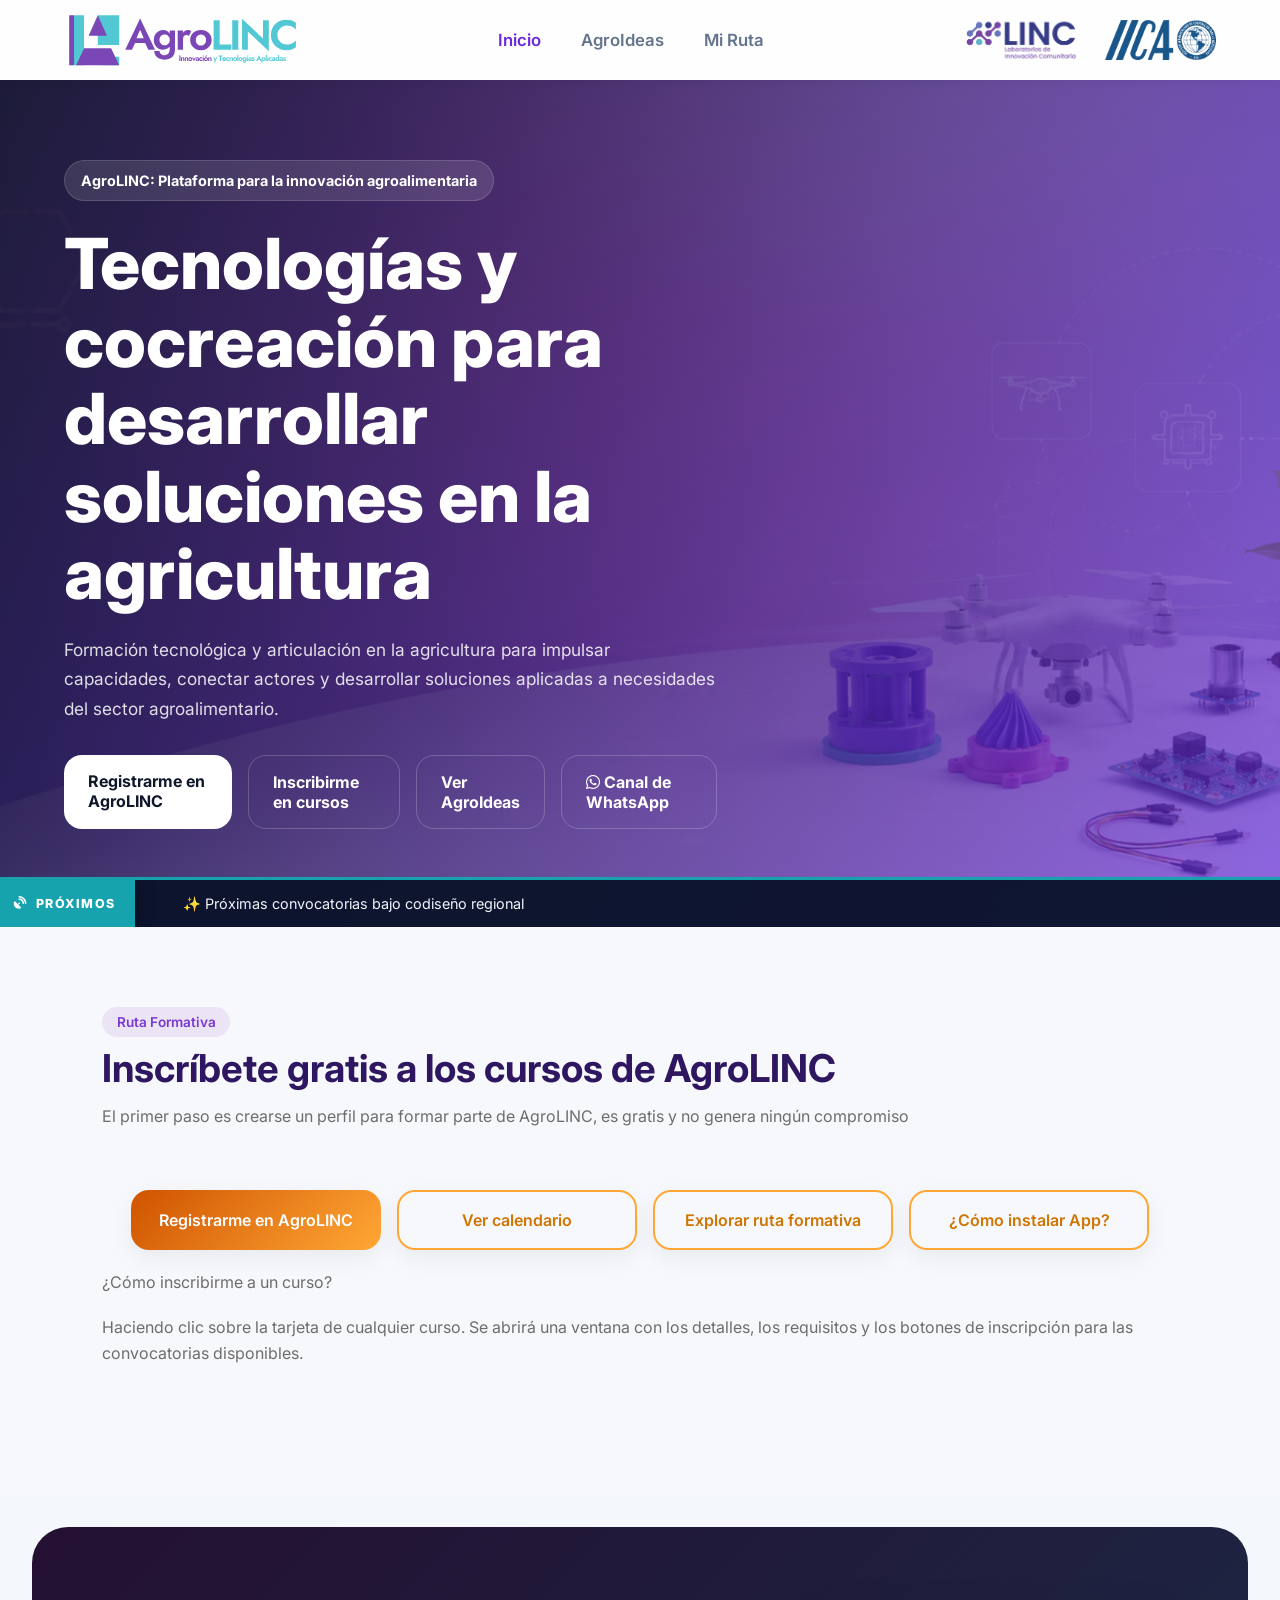
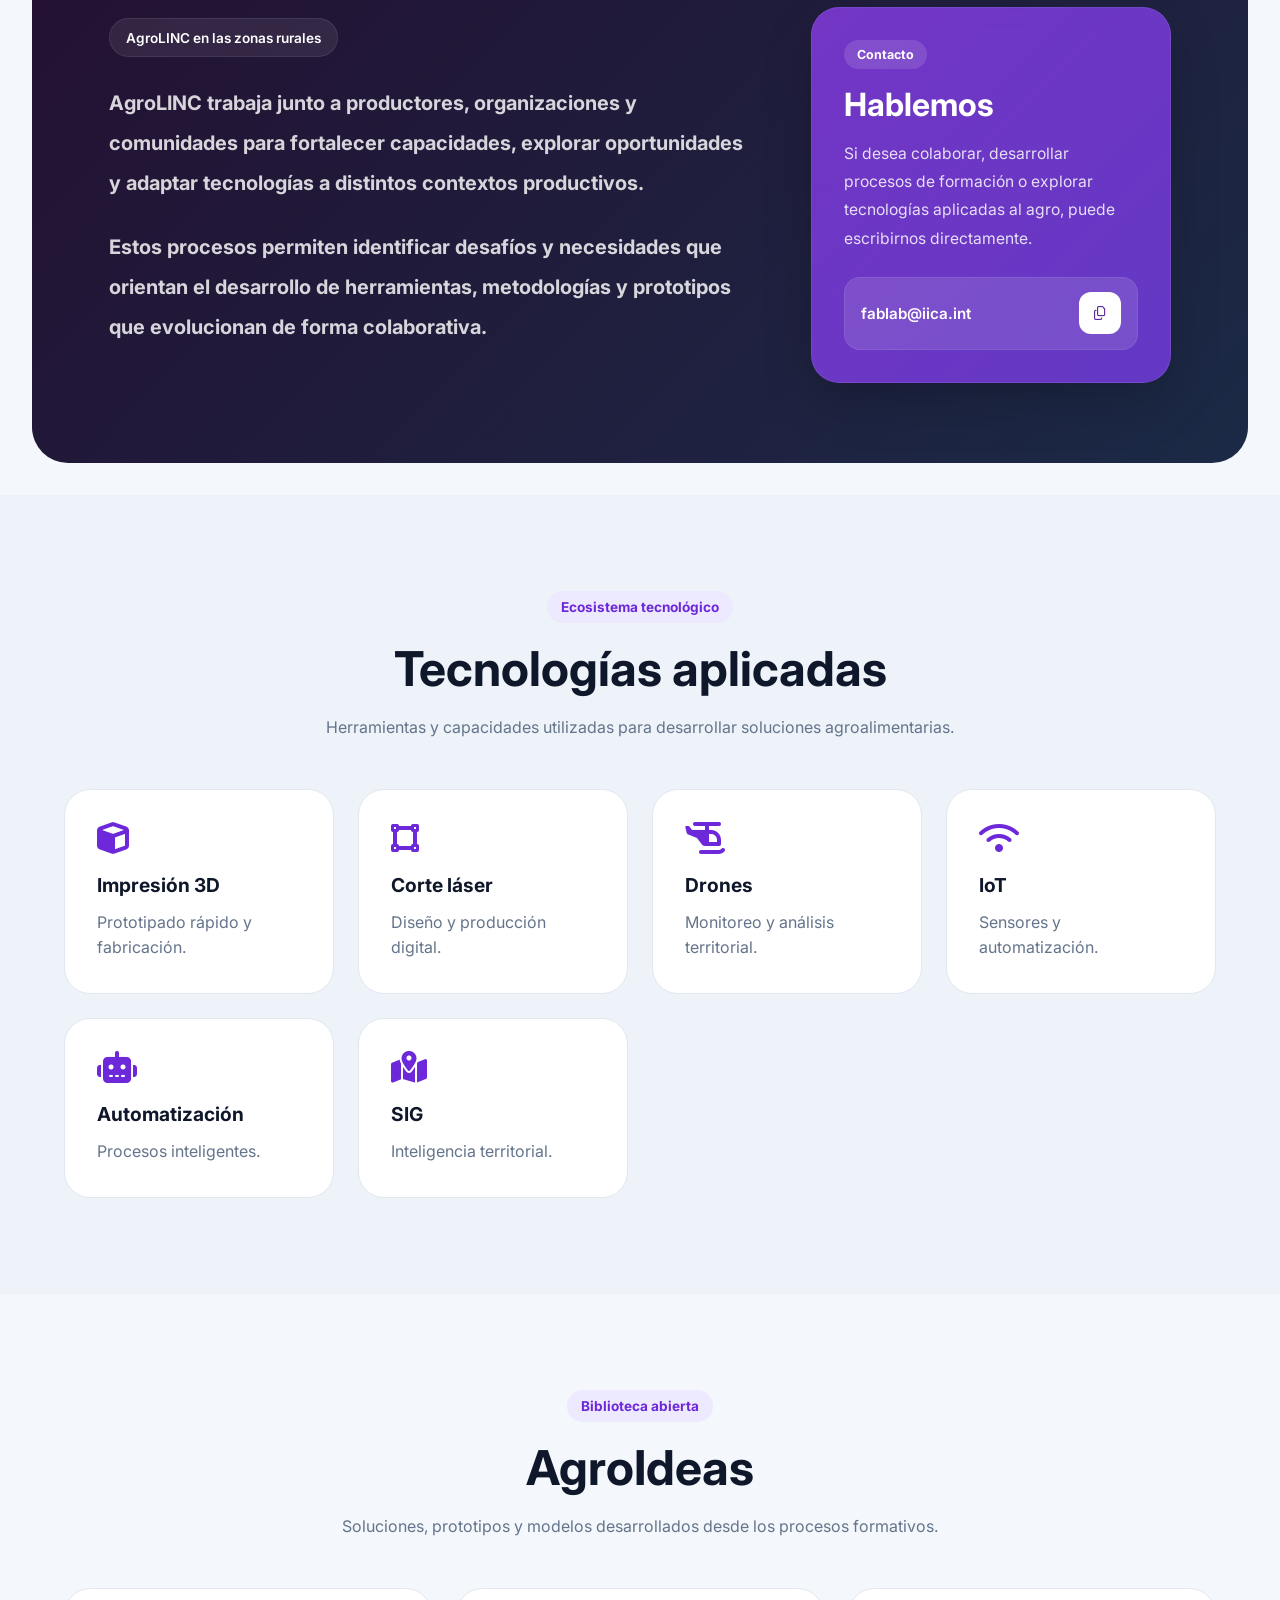
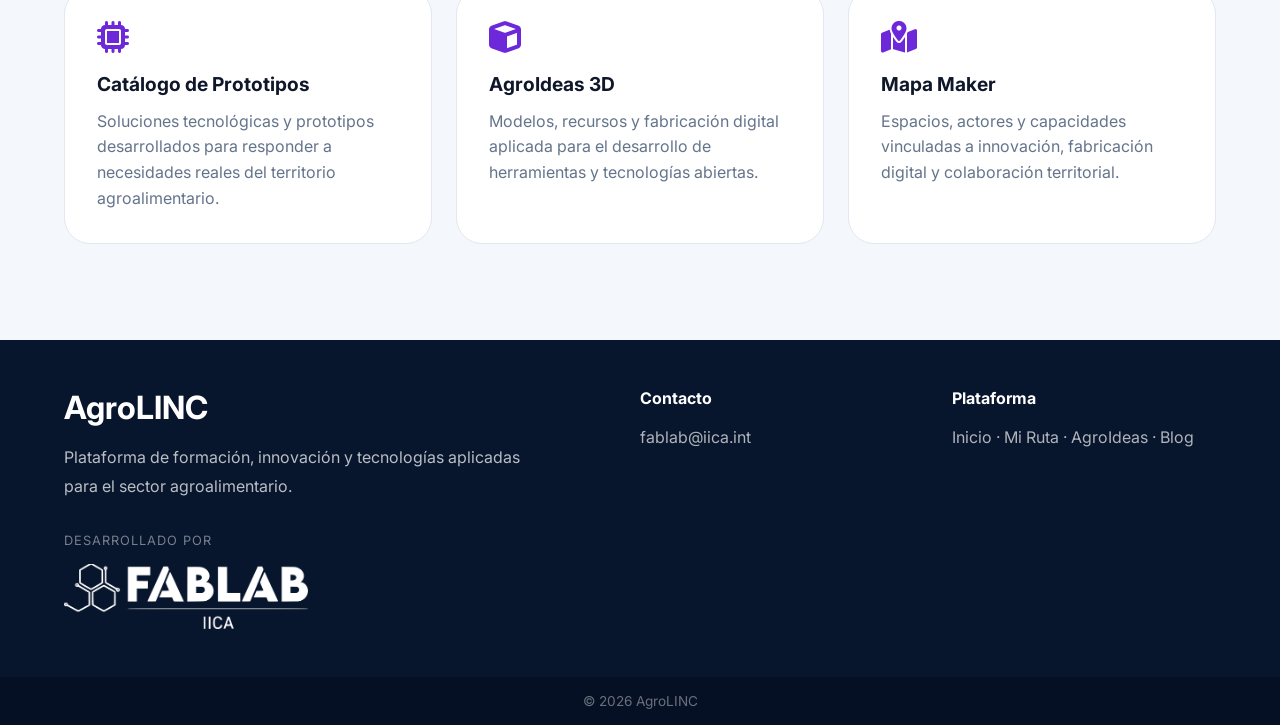
<file: index.html>
<!DOCTYPE html>
<html lang="es">
  <head>
    <meta charset="UTF-8" />
    <meta name="viewport" content="width=device-width, initial-scale=1.0" />
    
    <title>AgroLINC | Plataforma de Innovación y Tecnologías Aplicadas – IICA</title>
    <meta name="description" content="AgroLINC es una plataforma enfocada en innovación, agricultura digital y gestión del conocimiento para el sector agroalimentario.">
    <link rel="canonical" href="https://agrolinciica.org/">
  
    <script type="application/ld+json">
    {
      "@context": "https://schema.org",
      "@type": "WebSite",
      "name": "AgroLINC",
      "alternateName": ["AgroLINC IICA", "Agrolinc"],
      "url": "https://agrolinciica.org/"
    }
    </script>
  
    <script type="application/ld+json">
    {
      "@context": "https://schema.org",
      "@type": "Organization",
      "name": "AgroLINC",
      "url": "https://agrolinciica.org/",
      "logo": "https://agrolinciica.org/assets/icons/favicon-512.png",
      "description": "Plataforma de Innovación y Agricultura Digital"
    }
    </script>
  
    <link rel="icon" href="./favicon.ico" sizes="any">
    <link rel="shortcut icon" href="./favicon.ico" type="image/x-icon">
    
    <link rel="icon" type="image/png" sizes="48x48" href="./assets/icons/favicon-192.png"> 
    <link rel="icon" type="image/png" sizes="192x192" href="./assets/icons/favicon-192.png">
    <link rel="icon" type="image/png" sizes="512x512" href="./assets/icons/favicon-512.png">
    <link rel="icon" type="image/svg+xml" href="./assets/icons/favicon.svg">
    
    <link rel="manifest" href="./manifest.json" />
    <meta name="application-name" content="AgroLINC">
    <meta itemprop="name" content="AgroLINC">
  
    <meta property="og:site_name" content="AgroLINC">
    <meta property="og:title" content="AgroLINC | Innovación y Tecnologías Aplicadas">
    <meta property="og:description" content="Plataforma para fortalecer capacidades e impulsar innovación agrícola.">
    <meta property="og:url" content="https://agrolinciica.org/">
    <meta property="og:type" content="website">
    
    <meta property="og:image" content="https://agrolinciica.org/assets/images/agrolinc.png">
    <meta property="og:image:type" content="image/png">
    <meta property="og:image:width" content="1200">
    <meta property="og:image:height" content="630">
  
    <link rel="preconnect" href="https://fonts.googleapis.com">
    <link rel="preconnect" href="https://fonts.gstatic.com" crossorigin>
    <link href="https://fonts.googleapis.com/css2?family=Inter:wght@400;500;600;700;800&display=swap" rel="stylesheet" />
    <link rel="stylesheet" href="https://cdnjs.cloudflare.com/ajax/libs/font-awesome/6.5.1/css/all.min.css" />
    <link rel="stylesheet" href="css/index.css" />
  </head>

<body>




<!-- HEADER -->
<header class="topbar">

  <div class="logo-wrap">
    <img
      src="assets/images/agrolinc.svg"
      alt="AgroLINC"
      class="institution-logo agrolinc-logo"
    >
  </div>

  <button class="menu-toggle" id="menuToggle" aria-label="Abrir menú">
    <span></span>
    <span></span>
    <span></span>
  </button>

  <nav class="nav" id="mainNav">
    <a href="#" class="active">Inicio</a>
    <a href="./agroideas.html">AgroIdeas</a>
    <a href="./ruta.html" >Mi Ruta</a>
    
  </nav>

  <div class="institution-right">
    <a href="https://www.micitt.go.cr/micitt/laboratorios-de-innovacion-comunitaria" target="_blank" rel="noopener noreferrer">
      <img
        src="assets/images/micitt.png"
        alt="Laboratorios LINC"
        class="institution-logo linc-logo"
      >
    </a>
    <a href="https://iica.int/es/" target="_blank" rel="noopener noreferrer">
      <img
        src="assets/images/iica-azul.png"
        alt="IICA"
        class="institution-logo iica-logo"
      >
    </a>
    
  </div>

</header>
  <!-- HERO -->
  <section class="hero">
  
    <div class="hero-overlay"></div>
  
    <div class="hero-grid">
  
      <div class="hero-content">
        <span class="hero-tag">
          AgroLINC: Plataforma para la innovación agroalimentaria
        </span>
        <h1>
          Tecnologías y cocreación para desarrollar soluciones en la agricultura
        </h1>
        <p>
          Formación tecnológica y articulación en la agricultura para impulsar capacidades, conectar actores y desarrollar soluciones aplicadas a necesidades del sector agroalimentario.
        </p>
  
        <div class="hero-actions">
          <a href="https://forms.gle/3hsVm6HF35N531JG7" class="primary-btn">
            Registrarme en AgroLINC
          </a>
          <a href="#Inscripcion" class="secondary-btn">
            Inscribirme en cursos
          </a>
          <a href="./agroideas.html" class="secondary-btn">
            Ver AgroIdeas
          </a>
          <a
            href="https://whatsapp.com/channel/0029Vb8jYNCKGGGHT0ehHI34"
            target="_blank"
            rel="noopener noreferrer"
            class="secondary-btn"
          >
            <i class="fa-brands fa-whatsapp"></i> Canal de WhatsApp
          </a>
        </div>
      </div>
  
      <div class="hero-panel" id="kpiContainer">
        </div>
  
    </div> 
    <div class="courses-ticker-wrap">
     <!-- Reemplaza el ticker-title viejo por este -->
      <div class="ticker-title">
        <i class="fa-solid fa-satellite-dish fa-pulse"></i> <span>Próximos</span>
      </div>
      <div class="ticker-track" id="tickerTrack">
        </div>
    </div>
  
  </section> 

  
 <!-- =========================================
     RUTA FORMATIVA | AgroLINC
========================================= -->

<section class="learning-path">

  <div class="path-header" id="Inscripcion">

    <span class="section-tag">
      Ruta Formativa
    </span>

    <h2>
      Inscríbete gratis a los cursos de AgroLINC
    </h2>

    <p>
      El primer paso es crearse un perfil para formar parte de AgroLINC, es gratis y no genera ningún compromiso
    </p>

    
<br>
<div class="acciones">
  <a
    href="https://forms.gle/3hsVm6HF35N531JG7"
    class="agrolinc-card-link agrolinc-card-link--principal"
    target="_blank"
  >
    Registrarme en AgroLINC
  </a>

  <a
    href="#"
    id="btnCalendario"
    data-img="assets/images/calendario.jpg"
    class="agrolinc-card-link"
  >
    Ver calendario
  </a>

  <a
    href="#"
    id="btnRuta"
    data-img="assets/images/ruta.jpg"
    class="agrolinc-card-link"
  >
    Explorar ruta formativa
  </a>
  <a
    href="#"
    id="btnInstalar"
    data-img="assets/images/instalar.jpg"
    class="agrolinc-card-link"
  >
    ¿Cómo instalar App?
  </a>
</div>
    <br>
    <p>
      ¿Cómo inscribirme a un curso? 
    </p>

    <br>

    <p>
      Haciendo clic sobre la tarjeta de cualquier curso. Se abrirá una ventana con los detalles, los requisitos y los botones de inscripción para las convocatorias disponibles.
    </p>

  </div>

  <!-- GRID -->
  <div
    class="path-grid"
    id="pathGrid"
  ></div>

</section>

<!-- =========================================
     MODAL
========================================= -->

<div
  class="course-modal"
  id="courseModal"
>

  <div class="modal-overlay"></div>

  <div class="modal-content">

    <button
      class="modal-close"
      id="closeModal"
    >
      <i class="fa-solid fa-xmark"></i>
    </button>

    <span
      class="modal-stage"
      id="modalStage"
    >
      Etapa 1
    </span>

    <h3 id="modalTitle">
      Curso
    </h3>

    <p
      class="modal-description"
      id="modalDescription"
    >
      Descripción del curso
    </p>

  </div>

</div>
  <!-- CONEXIÓN -->

  <div class="routes-connection">

    <div class="connection-layout">
  
      <!-- TEXTO -->
      <div class="connection-content">
  
        <span class="connection-badge">
          AgroLINC en las zonas rurales
        </span>
  
        <h2>
          AgroLINC trabaja junto a productores,
          organizaciones y comunidades para
          fortalecer capacidades, explorar
          oportunidades y adaptar tecnologías
          a distintos contextos productivos.
        </h2>
  
        <h2>
          Estos procesos permiten identificar
          desafíos y necesidades que orientan
          el desarrollo de herramientas,
          metodologías y prototipos que
          evolucionan de forma colaborativa.
        </h2>
  
      </div>
  
      <!-- CONTACTO -->
      <div class="contact-card">
  
        <span class="contact-label">
          Contacto
        </span>
  
        <h3>
          Hablemos
        </h3>
  
        <p>
          Si desea colaborar, desarrollar
          procesos de formación o explorar
          tecnologías aplicadas al agro,
          puede escribirnos directamente.
        </p>
  
        <div class="copy-mail">
  
          <span id="mailText">
            fablab@iica.int
          </span>
  
          <button
            class="copy-btn"
            id="copyBtn"
          >
            <i class="fa-regular fa-copy"></i>
          </button>
  
        </div>
  
      </div>
  
    </div>
  
  </div>

</section>

  <!-- TECNOLOGIAS -->
  <section class="section alt-section">

    <div class="section-title">

      <span class="section-badge">
        Ecosistema tecnológico
      </span>

      <h2>
        Tecnologías aplicadas
      </h2>

      <p>
        Herramientas y capacidades utilizadas para
        desarrollar soluciones agroalimentarias.
      </p>

    </div>

    <div class="tech-grid">

      <div class="tech-card">

        <i class="fa-solid fa-cube"></i>

        <h4>Impresión 3D</h4>

        <p>
          Prototipado rápido y fabricación.
        </p>

      </div>

      <div class="tech-card">

        <i class="fa-solid fa-vector-square"></i>

        <h4>Corte láser</h4>

        <p>
          Diseño y producción digital.
        </p>

      </div>

      <div class="tech-card">

        <i class="fa-solid fa-helicopter"></i>

        <h4>Drones</h4>

        <p>
          Monitoreo y análisis territorial.
        </p>

      </div>

      <div class="tech-card">

        <i class="fa-solid fa-wifi"></i>

        <h4>IoT</h4>

        <p>
          Sensores y automatización.
        </p>

      </div>

      <div class="tech-card">

        <i class="fa-solid fa-robot"></i>

        <h4>Automatización</h4>

        <p>
          Procesos inteligentes.
        </p>

      </div>

      <div class="tech-card">

        <i class="fa-solid fa-map-location-dot"></i>

        <h4>SIG</h4>

        <p>
          Inteligencia territorial.
        </p>

      </div>

    </div>

  </section>

  <!-- AGROIDEAS -->
  <section class="section" id="ideas">

    <div class="section-title">

      <span class="section-badge">
        Biblioteca abierta
      </span>

      <h2>
        AgroIdeas
      </h2>

      <p>
        Soluciones, prototipos y modelos
        desarrollados desde los procesos formativos.
      </p>

    </div>

    

    <div class="tech-grid">

      <div class="tech-card">

        <i class="fa-solid fa-microchip"></i>
  
        <h4>Catálogo de Prototipos</h4>
  
        <p>
          Soluciones tecnológicas y prototipos desarrollados para responder a necesidades reales del territorio agroalimentario.
        </p>
  
      </div>

      <div class="tech-grid">

        <div class="tech-card">
  
          <i class="fa-solid fa-cube"></i>
    
          <h4>AgroIdeas 3D</h4>
    
          <p>
            Modelos, recursos y fabricación digital aplicada para el desarrollo de herramientas y tecnologías abiertas.
          </p>
    
        </div>
  
      </div>

      <div class="tech-grid">

        <div class="tech-card">
  
          <i class="fa-solid fa-map-location-dot"></i>
    
          <h4>Mapa Maker</h4>
    
          <p>
            Espacios, actores y capacidades vinculadas a innovación, fabricación digital y colaboración territorial.
          </p>
    
        </div>
  
      </div>

    </div>

  </section>

  <!-- TERRITORIO -->
  <!-- <section class="section alt-section" id="territorio">

    <div class="territory-box">

      <div class="territory-content">

        <span class="section-badge">
          Territorio conectado
        </span>

        <h2>
          Innovación conectada
          al territorio
        </h2>

        <p>
          AgroLINC integra formación,
          tecnología y oportunidades
          reales para fortalecer capacidades
          locales y procesos de innovación.
        </p>

      </div>

      <div class="territory-visual">

        <div class="node node-1"></div>
        <div class="node node-2"></div>
        <div class="node node-3"></div>

      </div>

    </div>

  </section> -->

  <!-- FOOTER -->
  <footer class="footer">

    <div class="footer-brand">
  
      <h3>
        AgroLINC
      </h3>
  
      <p>
        Plataforma de formación, innovación y tecnologías aplicadas para el sector agroalimentario.
      </p>
  
      <div class="footer-institution">
  
        <span>
          Desarrollado por
        </span>
  
        <div class="footer-logos">
  
          <img style="height: 65px;"
            src="assets/images/fablab.png"
            alt="FabLab"
          >
  
          
  
        </div>
  
      </div>
  
    </div>
  
    <div class="footer-col">
  
      <strong>
        Contacto
      </strong>
  
      <p>
        fablab@iica.int
      </p>
  
    </div>
  
    <div class="footer-col">
  
      <strong>
        Plataforma
      </strong>
  
      <p>
        Inicio · Mi Ruta · AgroIdeas · Blog
      </p>
  
    </div>
  
  </footer>
  
  <div class="footer-bottom">
  
    © 2026 AgroLINC
  
  </div>
  <script src="js/data.js"></script>
  <script src="js/index.js"></script>
  <script>
  let deferredPrompt;

  // 1. Registrar el Service Worker
  if ('serviceWorker' in navigator) {
    window.addEventListener('load', () => {
      navigator.serviceWorker.register('/sw.js')
        .then(reg => console.log('Service Worker registrado con éxito', reg))
        .catch(err => console.error('Error al registrar Service Worker', err));
    });
  }

  // 2. Capturar el evento de instalación para mostrar el banner o prompt
  window.addEventListener('beforeinstallprompt', (e) => {
    // Previene que Chrome muestre el banner automático por defecto
    e.preventDefault();
    deferredPrompt = e;

    // Puedes disparar automáticamente el diálogo de instalación al usuario:
    deferredPrompt.prompt();

    deferredPrompt.userChoice.then((choiceResult) => {
      if (choiceResult.outcome === 'accepted') {
        console.log('El usuario aceptó instalar AgroLINC');
      } else {
        console.log('El usuario rechazó la instalación');
      }
      deferredPrompt = null;
    });
  });
</script>
</body>
</html>
</file>
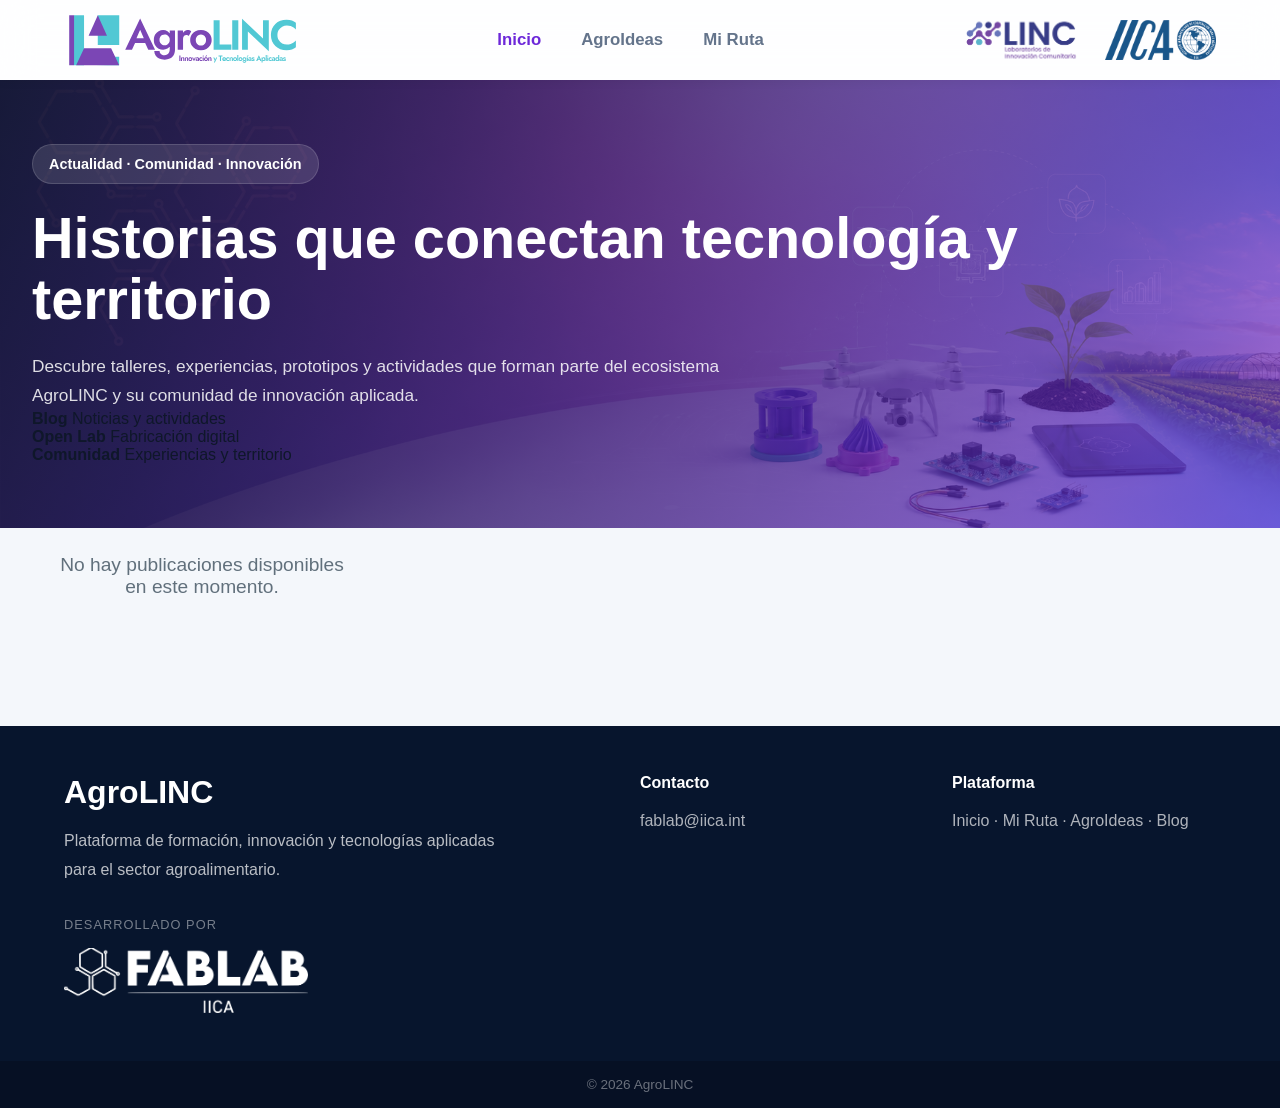
<file: blog.html>
<!DOCTYPE html>
<html lang="es">
<head>
  <meta charset="UTF-8">
  <meta name="viewport" content="width=device-width, initial-scale=1.0">
  <title>Blog | AgroLINC</title>
  <link rel="stylesheet" href="css/index.css">
  <script src="js/data.js"></script>
</head>
<body>

  <header class="topbar">

    <div class="logo-wrap">
      <img
        src="assets/images/agrolinc.svg"
        alt="AgroLINC"
        class="institution-logo agrolinc-logo"
      >
    </div>
  
    <button class="menu-toggle" id="menuToggle" aria-label="Abrir menú">
      <span></span>
      <span></span>
      <span></span>
    </button>
  
    <nav class="nav" id="mainNav">
      <a href="./index.html" class="active">Inicio</a>
      <a href="./agroideas.html">AgroIdeas</a>
      <a href="./ruta.html" >Mi Ruta</a>
      
    </nav>
  
    <div class="institution-right">
      <a href="https://www.micitt.go.cr/micitt/laboratorios-de-innovacion-comunitaria" target="_blank" rel="noopener noreferrer">
        <img
          src="assets/images/micitt.png"
          alt="Laboratorios LINC"
          class="institution-logo linc-logo"
        >
      </a>
      <a href="https://iica.int/es/" target="_blank" rel="noopener noreferrer">
        <img
          src="assets/images/iica-azul.png"
          alt="IICA"
          class="institution-logo iica-logo"
        >
      </a>
    </div>
  
  </header>

  <section class="dashboard-hero blog-hero">
    <div class="dashboard-overlay"></div>
    <div class="dashboard-content">
      <span class="hero-tag">Actualidad · Comunidad · Innovación</span>
      <h1>Historias que conectan tecnología y territorio</h1>
      <p>
        Descubre talleres, experiencias, prototipos y actividades que forman
        parte del ecosistema AgroLINC y su comunidad de innovación aplicada.
      </p>
      
      <div class="hero-mini-stats">
        <div>
          <strong>Blog</strong>
          <span>Noticias y actividades</span>
        </div>
        <div>
          <strong>Open Lab</strong>
          <span>Fabricación digital</span>
        </div>
        <div>
          <strong>Comunidad</strong>
          <span>Experiencias y territorio</span>
        </div>
      </div>
    </div>
  </section>

  <main class="main-wrapper">
    <section id="blogContainer"></section>
    
    <nav id="blogPagination"></nav>
  </main>

  <footer class="footer">
    <div class="footer-brand">
      <h3>AgroLINC</h3>
      <p>Plataforma de formación, innovación y tecnologías aplicadas para el sector agroalimentario.</p>
      <div class="footer-institution">
        <span>Desarrollado por</span>
        <div class="footer-logos">
          <img style="height: 65px;" src="assets/images/fablab.png" alt="FabLab">
        </div>
      </div>
    </div>
    <div class="footer-col">
      <strong>Contacto</strong>
      <p>fablab@iica.int</p>
    </div>
    <div class="footer-col">
      <strong>Plataforma</strong>
      <p>Inicio · Mi Ruta · AgroIdeas · Blog</p>
    </div>
  </footer>
  <div class="footer-bottom">
  
    © 2026 AgroLINC
  
  </div>
  <script src="js/blog.js"></script>
</body>
</html>
</file>
<file: css/index.css>
/* =========================================================
   1. ROOT, RESETS & VARIABLES GLOBALES
========================================================= */
:root {
  --primary: #6d28d9;
  --primary-dark: #581c87;
  --accent: #06b6d4;
  --success: #10b981;
  --bg: #f4f7fb;
  --surface: #ffffff;
  --surface-2: #f8fafc;
  --text: #0f172a;
  --muted: #64748b;
  --border: #e2e8f0;
  --shadow: 0 10px 30px rgba(15, 23, 42, .06);
}

* {
  margin: 0;
  padding: 0;
  box-sizing: border-box;
}

html {
  scroll-behavior: smooth;
  scroll-padding-top: 7rem; 
  /* overflow-x: hidden; */
}

/* =========================================================
   1. ROOT, RESETS & VARIABLES GLOBALES (ACTUALIZADO)
========================================================= */
body {
  font-family: 'Inter', sans-serif;
  background-color: var(--bg);
  color: var(--text);
  position: relative; /* Esencial para el posicionamiento del pseudoelemento */
  min-height: 100vh;
}

body {
  font-family: 'Inter', sans-serif;
  background: var(--bg);
  color: var(--text);
  /* overflow-x: hidden; */
}

img {
  max-width: 100%;
  display: block;
}

button, input, select, textarea {
  font-family: inherit;
}

/* =========================================================
   2. COMPONENTES ESTRUCTURALES Y BOTONES
========================================================= */
.section {
  padding: 6rem 5%;
}

.alt-section {
  background: #eef3fa;
}

.section-title {
  max-width: 760px;
  margin: 0 auto 3rem;
  text-align: center;
}

.section-title h2 {
  font-size: 3rem;
  margin-bottom: 1rem;
}

.section-title p {
  color: var(--muted);
  line-height: 1.7;
}

.section-badge {
  display: inline-block;
  background: #ede9fe;
  color: var(--primary);
  padding: .5rem .9rem;
  border-radius: 999px;
  font-size: .85rem;
  font-weight: 700;
  margin-bottom: 1rem;
}

.section-tag {
  display: inline-flex;
  align-items: center;
  gap: .5rem;
  padding: .45rem .9rem;
  border-radius: 999px;
  background: rgba(115, 54, 185, .1);
  color: #7a38d1;
  font-size: .85rem;
  font-weight: 600;
}

.primary-btn, .secondary-btn {
  text-decoration: none;
  padding: 1rem 1.5rem;
  border-radius: 18px;
  font-weight: 700;
  transition: .25s ease;
  border: none;
  cursor: pointer;
}

.primary-btn {
  background: white;
  color: var(--text);
}

.secondary-btn {
  border: 1px solid rgba(255, 255, 255, .2);
  color: white;
}

.primary-btn:hover, .secondary-btn:hover {
  transform: translateY(-3px);
}

.acciones {
  display: flex;
  flex-wrap: wrap;
  gap: 16px;
  justify-content: center;
  margin-top: 40px;
}

.agrolinc-card-link {
  display: inline-flex;
  align-items: center;
  justify-content: center;
  min-width: 240px;
  padding: 18px 28px;
  background: transparent;
  color: #cf7500;
  text-decoration: none;
  font-weight: 600;
  border-radius: 18px;
  border: 2px solid #ffa735;
  box-shadow: 0 8px 24px rgba(0,0,0,.06);
  transition: transform .2s ease, box-shadow .2s ease, border-color .2s ease;
}

.agrolinc-card-link:hover {
  transform: translateY(-3px);
  box-shadow: 0 14px 34px rgba(88,28,135,.14);
  border-color: #cf5300;
}

.agrolinc-card-link--principal {
  background: linear-gradient(135deg, #cf5300, #ffa735);
  color: white;
  border: none;
}

.agrolinc-card-link--principal:hover {
  box-shadow: 0 18px 40px rgba(88,28,135,.28);
}

/* =========================================================
   3. BARRA INSTITUCIONAL Y NAVEGACIÓN EN CABECERA
========================================================= */
.institution-bar {
  height: 57px;
  background: rgba(255,255,255,.96);
  border-bottom: 1px solid rgba(15,23,42,.08);
  display: flex;
  justify-content: flex-end;
  align-items: center;
  padding: 0 5%;
}



/* =========================================================
   TOPBAR STICKY (NAVEGACIÓN FIJA)
========================================================= */
.topbar {
  position: sticky;
  top: 0;
  z-index: 500;
  height: 80px;
  display: flex;
  justify-content: space-between;
  align-items: center;
  padding: 0 5%;
  background: rgba(255, 255, 255, 0.88);
  backdrop-filter: blur(18px);
  -webkit-backdrop-filter: blur(18px); /* Soporte para Safari */
  box-shadow: 0 2px 10px rgba(0,0,0,0.05);
}

.logo-wrap {
  display: flex;
  align-items: center;
  gap: 1rem;
}

.institution-logo {
  height: auto;
  max-height: 55px; 
  object-fit: contain;
  opacity: .9;
  transition: .25s;
}

.institution-logo:hover { opacity: 1; }
.agrolinc-logo { max-height: 65px; }
.linc-logo { max-height: 67px; }
.iica-logo { max-height: 40px; }

.institution-right {
  display: flex;
  align-items: center;
  gap: 1.5rem;
}

.institution-divider {
  width: 1px;
  height: 35px;
  background-color: #cbd5e1;
}

.nav {
  display: flex;
  gap: 2.5rem;
}

.nav a {
  text-decoration: none;
  color: #64748b;
  font-weight: 600;
  font-size: 1.05rem;
  transition: .25s;
}

.nav a:hover, .nav a.active {
  color: #6d28d9;
}

.menu-toggle {
  display: none;
  flex-direction: column;
  justify-content: space-between;
  width: 30px;
  height: 21px;
  background: transparent;
  border: none;
  cursor: pointer;
  padding: 0;
  z-index: 600;
}

.menu-toggle span {
  width: 100%;
  height: 3px;
  background-color: #1e293b;
  border-radius: 4px;
  transition: all 0.3s ease;
}

.menu-toggle.open span:nth-child(1) { transform: translateY(9px) rotate(45deg); }
.menu-toggle.open span:nth-child(2) { opacity: 0; }
.menu-toggle.open span:nth-child(3) { transform: translateY(-9px) rotate(-45deg); }

/* =========================================================
   4. SECCIÓN HERO (PORTADA PRINCIPAL Y DINAMISMOS)
========================================================= */
.hero, .dashboard-hero {
  position: relative;
  overflow: hidden;
  background-image: url("../assets/images/hero.png");
  background-size: cover;
  background-position: center;
}

.hero-overlay, .dashboard-overlay {
  position: absolute;
  inset: 0;
  background: linear-gradient(120deg, rgba(15, 23, 42, .88), rgba(109, 40, 217, .68));
}

.hero {
  min-height: 85vh;
  display: flex;
  flex-direction: column; 
  justify-content: center;
  padding: 5rem 5% 0 5%; 
}

.hero-grid {
  position: relative;
  z-index: 2;
  width: 100%;
  display: grid;
  grid-template-columns: 1.2fr .8fr;
  gap: 4rem;
  align-items: center;
  flex: 1; 
  padding-bottom: 3rem;
}

.hero-content {
  position: relative;
  z-index: 2;
}

.hero-tag {
  display: inline-flex;
  align-items: center;
  padding: .7rem 1rem;
  border-radius: 999px;
  background: rgba(255, 255, 255, .12);
  border: 1px solid rgba(255, 255, 255, .14);
  color: white;
  font-size: .9rem;
  font-weight: 700;
  margin-bottom: 1.5rem;
}

.hero h1 {
  font-size: clamp(2.2rem, 5.5vw, 4.5rem);
  line-height: 1.1;
  margin-bottom: 1.4rem;
  color: white;
  font-weight: 800;
}

.hero p {
  color: rgba(255, 255, 255, .85);
  font-size: 1.08rem;
  line-height: 1.7;
  max-width: 700px;
}

.hero-actions {
  display: flex;
  gap: 1rem;
  margin-top: 2rem;
}

/* KPIs Interactivos (Hero Panel) - Efecto Cascada */
.hero-panel {
  position: relative;
  z-index: 2;
  display: flex;
  flex-direction: column;
  gap: 1.2rem;
}

.metric-card {
  display: flex;
  align-items: center;
  gap: 1rem;
  padding: 1.4rem;
  border-radius: 24px;
  background: rgba(255, 255, 255, .12);
  backdrop-filter: blur(14px);
  border: 1px solid rgba(255, 255, 255, .14);
  animation: kpiFadeUp 0.6s cubic-bezier(0.16, 1, 0.3, 1) both;
  transition: transform 0.4s cubic-bezier(0.175, 0.885, 0.32, 1.275), box-shadow 0.4s ease, background-color 0.3s ease;
  cursor: default;
}

.hero-panel .metric-card:nth-child(1) { animation-delay: 0.2s; }
.hero-panel .metric-card:nth-child(2) { animation-delay: 0.4s; }
.hero-panel .metric-card:nth-child(3) { animation-delay: 0.6s; }
.hero-panel .metric-card:nth-child(4) { animation-delay: 0.8s; }
.hero-panel .metric-card:nth-child(5) { animation-delay: 1.0s; }
.hero-panel .metric-card:nth-child(6) { animation-delay: 1.2s; }

.metric-card:hover {
  transform: translateY(-6px) scale(1.03);
  background-color: rgba(255, 255, 255, 0.2);
  box-shadow: 0 15px 35px rgba(0, 0, 0, 0.25), 0 0 15px rgba(17, 199, 199, 0.3);
}

.metric-icon {
  width: 58px;
  height: 58px;
  border-radius: 18px;
  background: linear-gradient(135deg, rgba(255, 255, 255, .2), rgba(255, 255, 255, .08));
  display: flex;
  align-items: center;
  justify-content: center;
  color: white;
  font-size: 1.3rem;
  transition: transform 0.35s cubic-bezier(0.175, 0.885, 0.32, 1.275);
}

.metric-card:hover .metric-icon {
  transform: scale(1.15) rotate(5deg);
}

.metric-card strong {
  display: block;
  color: white;
  font-size: 1.8rem;
}

.metric-card span {
  color: rgba(255, 255, 255, .8);
}

@keyframes kpiFadeUp {
  from { 
    opacity: 0; 
    transform: translateY(25px);
  }
  to { 
    opacity: 1; 
    transform: translateY(0); 
  }
}

/* =========================================================
   5. FRANJA MÓVIL DE CONVOCATORIAS (TICKER)
========================================================= */
.courses-ticker-wrap {
  width: auto;
  margin-left: -6%;           
  margin-right: -6%;          
  margin-top: auto;             
  background: rgba(11, 19, 43, 0.96);
  backdrop-filter: blur(10px);
  border-top: 3px solid #17a3ad;
  height: 50px;
  display: flex;
  align-items: center;
  overflow: hidden;
  z-index: 30;
  position: relative; 
}

.ticker-title {
  background: #17a3ad;
  color: #ffffff;
  padding: 0 1.2rem;
  height: 100%;
  display: flex;
  align-items: center;
  gap: 0.5rem;                  
  font-weight: 800;
  font-size: 0.78rem;
  text-transform: uppercase;
  letter-spacing: 1.5px;
  z-index: 40;
  box-shadow: 4px 0 15px rgba(0, 0, 0, 0.3);
  white-space: nowrap;
}

.ticker-action-btn {
  margin-left: 0.8rem;
  background: rgba(17, 199, 199, 0.15);
  border: 1px solid #17a3ad;
  color: #17a3ad;
  padding: 0.2rem 0.6rem;
  border-radius: 6px;
  font-size: 0.7rem;
  font-weight: 700;
  text-decoration: none;
  transition: all 0.2s ease;
}

.ticker-action-btn:hover {
  background: #17a3ad;
  color: #0f1229;
  box-shadow: 0 0 10px rgba(17, 199, 199, 0.4);
}

.ticker-track {
  display: flex;
  width: 100%;
  height: 100%;
  align-items: center;
}

.ticker-content-loop {
  display: flex;
  align-items: center;
  white-space: nowrap;
  animation: marqueeContinuous 40s linear infinite; 
}

.courses-ticker-wrap:hover .ticker-content-loop {
  animation-play-state: paused;
}

.ticker-item {
  display: inline-flex;
  align-items: center;
  padding: 0 3rem;
  color: #f1f5f9;
  font-size: 0.9rem;
}

.ticker-badge {
  font-size: 0.7rem;
  font-weight: 800;
  padding: 0.25rem 0.65rem;
  border-radius: 4px;
  margin-right: 0.9rem;
  letter-spacing: 0.5px;
}

.ticker-badge.status-open { background: #159463; color: #ffffff; }
.ticker-badge.status-danger { background: #df6706; color: #ffffff; }
.ticker-badge.status-alert { background: #808080; color: #ffffff; }

.ticker-course-name {
  color: #ffffff;
  font-weight: 600;
  letter-spacing: 0.3px;
}

.ticker-separator {
  margin: 0 1.25rem;
  color: rgba(255, 255, 255, 0.25);
}

.ticker-slots {
  color: #cbd5e1;
  font-size: 0.85rem;
  display: inline-flex;
  align-items: center;
  gap: 0.35rem;
}

@keyframes marqueeContinuous {
  0% { transform: translate3d(0, 0, 0); }
  100% { transform: translate3d(-100%, 0, 0); }
}

/* Search Box */
.search-box {
  display: flex;
  gap: 1rem;
  margin-top: 2rem;
  max-width: 700px;
}

.search-box input {
  flex: 1;
  border: none;
  outline: none;
  padding: 1rem 1.2rem;
  border-radius: 18px;
  font-size: 1rem;
  box-shadow: var(--shadow);
}

.search-box button {
  border: none;
  background: var(--primary);
  color: white;
  padding: 1rem 1.4rem;
  border-radius: 18px;
  font-weight: 700;
  cursor: pointer;
  transition: .25s ease;
}

.search-box button:hover {
  background: var(--primary-dark);
  transform: translateY(-2px);
}

/* =========================================================
   6. LÓGICA DE RUTAS FORMATIVAS (ROUTES DESIGN)
========================================================= */
.routes-layout {
  margin: 3rem auto 0;
  display: flex;
  flex-direction: column;
  gap: 1.5rem;
}

.route-block {
  display: grid;
  grid-template-columns: 280px 1fr;
  overflow: hidden;
  border-radius: 32px;
  background: white;
  border: 1px solid #e2e8f0;
  box-shadow: 0 10px 30px rgba(15,23,42,.05);
  transition: .3s ease;
}

.route-block:hover {
  transform: translateY(-4px);
  box-shadow: 0 20px 50px rgba(15,23,42,.08);
}

.route-side {
  position: relative;
  padding: 2.5rem 2rem;
  display: flex;
  flex-direction: column;
  justify-content: center;
  align-items: flex-start;
  gap: 1rem;
  color: white;
}

.technical-side { background: linear-gradient(180deg, #562e6b, #44266d, #255995); }
.territorial-side { background: linear-gradient(180deg, #122d12, #1c482d, #6b6f26); }

.route-side i { font-size: 2.5rem; opacity: .95; }
.route-side span { font-size: 1.5rem; font-weight: 800; line-height: 1.1; }

.route-main {
  padding: 2.5rem;
  display: flex;
  flex-direction: column;
  justify-content: center;
}

.route-main h3 { font-size: 2rem; margin-bottom: 1rem; color: #0f172a; }
.route-main p { color: #64748b; line-height: 1.9; font-size: 1rem; max-width: 760px; }

.route-tags {
  display: flex;
  flex-wrap: wrap;
  gap: .8rem;
  margin-top: 2rem;
}

.route-tags span {
  padding: .7rem 1rem;
  border-radius: 999px;
  background: #f8fafc;
  border: 1px solid #e2e8f0;
  color: #334155;
  font-size: .9rem;
  font-weight: 600;
}

.route-connector {
  position: relative;
  height: 70px;
  display: flex;
  align-items: center;
  justify-content: center;
}

.connector-line {
  position: absolute;
  width: 2px;
  height: 100%;
  background: linear-gradient(180deg, rgba(109,40,217,.25), rgba(34,197,94,.25));
}

.connector-center {
  position: relative;
  z-index: 2;
  width: 58px;
  height: 58px;
  border-radius: 50%;
  background: white;
  border: 1px solid #e2e8f0;
  display: flex;
  align-items: center;
  justify-content: center;
  box-shadow: 0 10px 25px rgba(15,23,42,.08);
}

.connector-center i { color: var(--primary); font-size: 1.1rem; }

.routes-connection {
  position: relative;
  margin: 2rem;
  padding: 5rem 6%;
  border-radius: 36px;
  overflow: hidden;
  background: linear-gradient(135deg, #241032, #1b2a46);
}

.connection-layout {
  position: relative;
  z-index: 2;
  display: grid;
  grid-template-columns: minmax(0, 1fr) 360px;
  gap: 4rem;
  align-items: center;
}

.connection-content { max-width: 760px; }

.connection-badge {
  display: inline-flex;
  align-items: center;
  padding: .65rem 1rem;
  border-radius: 999px;
  background: rgba(255,255,255,.08);
  border: 1px solid rgba(255,255,255,.08);
  color: white;
  font-size: .85rem;
  font-weight: 600;
  margin-bottom: 1.6rem;
}

.connection-content h2 {
  color: rgba(255,255,255,.82);
  font-size: 1.25rem;
  line-height: 2;
  margin-bottom: 1.5rem;
}

.tech-grid {
  display: grid;
  grid-template-columns: repeat(auto-fit, minmax(250px, 1fr));
  gap: 1.5rem;
}

.tech-card {
  background: white;
  border-radius: 26px;
  padding: 2rem;
  border: 1px solid var(--border);
  transition: .3s ease;
}

.tech-card:hover {
  transform: translateY(-6px);
  box-shadow: var(--shadow);
}

.tech-card i { font-size: 2rem; color: var(--primary); margin-bottom: 1.2rem; }
.tech-card h4 { margin-bottom: .8rem; font-size: 1.2rem; }
.tech-card p { color: var(--muted); line-height: 1.6; }

/* =========================================================
   7. RENDERIZADO DE CAMINOS DE APRENDIZAJE (LEARNING PATH)
========================================================= */
.learning-path {
  padding: 5rem 8%;
  background: #f7f8fc;
}

.path-header { margin-bottom: 3rem; }
.path-header h2 { font-size: 2.4rem; color: #2e1760; margin-top: .5rem; margin-bottom: .8rem; }
.path-header p { color: #6d6d6d; line-height: 1.6; }

.path-grid { display: flex; flex-direction: column; gap: 1.5rem; }
.path-stage { display: flex; flex-direction: column; gap: .8rem; }

.stage-title {
  margin: 0;
  font-size: .95rem;
  font-weight: 700;
  color: var(--primary);
  text-transform: uppercase;
  letter-spacing: .08em;
}

.path-row {
  display: grid;
  grid-template-columns: repeat(auto-fit, minmax(280px, 1fr));
  gap: 1rem;
}

.course-node {
  width: 100%;
  min-height: 110px;
  position: relative;
  border: none;
  background: #5b2ca0;
  color: white;
  padding: 1.4rem;
  border-radius: 22px;
  text-align: center;
  cursor: pointer;
  transition: transform .25s ease, box-shadow .25s ease;
  box-shadow: 0 10px 25px rgba(90,44,160,.18);
}

.course-node:hover {
  transform: translateY(-5px);
  box-shadow: 0 18px 35px rgba(90, 44, 160, .25);
}

.course-node::before {
  content: "";
  position: absolute;
  inset: 0;
  border-radius: inherit;
  background: radial-gradient(circle at top right, rgba(255,255,255,.18), transparent 40%);
}

.course-node small { display: block; opacity: .8; margin-bottom: .4rem; font-size: .8rem; }
.course-node strong { display: block; font-size: 1rem; line-height: 1.4; }
.course-node p { color: rgb(210, 210, 210); }

/* =========================================================
   8. DASHBOARD / ARQUITECTURA DE PERFIL DE USUARIO
========================================================= */
.dashboard-hero {
  min-height: 48vh;
  display: flex;
  align-items: center;
  justify-content: center;
  padding: 4rem 2rem;
  margin-bottom: 2rem;
}

.dashboard-content { position: relative; z-index: 2; }
.dashboard-hero h1 { color: white; font-size: 3.6rem; line-height: 1.05; margin-bottom: 1.4rem; }
.dashboard-hero p { color: rgba(255, 255, 255, .85); font-size: 1.08rem; line-height: 1.7; max-width: 700px; }

.main-wrapper {
  max-width: 1400px;
  margin: -70px auto 0;
  padding: 0 2rem 4rem;
  display: grid;
  grid-template-columns: 340px 1fr;
  gap: 2rem;
  position: relative;
  z-index: 5;
}

.profile-card, .courses-section {
  background: white;
  border-radius: 32px;
  padding: 2rem;
  box-shadow: var(--shadow);
}

.profile-top { display: flex; gap: 1rem; align-items: center; }

.profile-avatar {
  width: 84px;
  height: 84px;
  border-radius: 28px;
  background: linear-gradient(135deg, var(--primary), var(--accent));
  display: flex;
  align-items: center;
  justify-content: center;
  color: white;
  font-size: 1.5rem;
  font-weight: 800;
}

.profile-label { color: var(--muted); font-size: .85rem; }
.progress-wrap { margin-top: 2rem; }
.progress-top { display: flex; justify-content: space-between; margin-bottom: .7rem; font-weight: 700; }

.progress-bar {
  height: 12px;
  border-radius: 999px;
  background: #e2e8f0;
  overflow: hidden;
}

.progress-fill {
  width: 0%;
  height: 100%;
  background: linear-gradient(90deg, var(--primary), var(--accent));
  transition: .5s ease;
}

.stats-grid { display: grid; grid-template-columns: 1fr 1fr; gap: 1rem; margin-top: 2rem; }
.mini-stat { background: #f8fafc; border: 1px solid var(--border); border-radius: 24px; padding: 1.3rem; text-align: center; }
.mini-stat strong { display: block; color: var(--primary); font-size: 2rem; }

.legend { display: flex; flex-direction: column; gap: 1rem; margin-top: 2rem; }
.legend-item { display: flex; align-items: center; gap: .8rem; color: var(--muted); }
.dot { width: 14px; height: 14px; border-radius: 50%; }
.completed-dot { background: var(--success); }
.available-dot { background: var(--primary); }
.locked-dot { background: #cbd5e1; }

.section-header { display: flex; justify-content: space-between; align-items: flex-end; gap: 2rem; margin-bottom: 2rem; }
.courses-grid { display: grid; grid-template-columns: repeat(auto-fit, minmax(260px, 1fr)); gap: 1.3rem; }

.course-card {
  background: white;
  border-radius: 26px;
  padding: 1.4rem;
  border: 1px solid var(--border);
  transition: .3s ease;
}

.course-card:hover { transform: translateY(-4px); box-shadow: var(--shadow); }
.course-top { display: flex; justify-content: space-between; align-items: center; margin-bottom: 1rem; }
.course-status { padding: .4rem .8rem; border-radius: 999px; font-size: .78rem; font-weight: 700; }

.course-card.completed { border-color: rgba(16, 185, 129, .2); background: linear-gradient(180deg, rgba(16, 185, 129, .05), white); }
.course-status.completed { background: rgba(16, 185, 129, .12); color: var(--success); }
.course-card.available { border-color: rgba(109, 40, 217, .2); }
.course-status.available { background: rgba(109, 40, 217, .12); color: var(--primary); }
.course-card.locked { opacity: .55; }
.course-status.locked { background: #f1f5f9; color: #64748b; }

/* =========================================================
   9. VISTA EXCLUSIVA DE AGROIDEAS
========================================================= */
.agroideas-page { background: linear-gradient(180deg, #f4f7fb 0%, #eef2ff 100%); }

.ideas-hero {
  position: relative;
  min-height: 62vh;
  display: flex;
  align-items: center;
  justify-content: center;
  padding: 7rem 5% 5rem;
  overflow: hidden;
  background: radial-gradient(circle at top left, rgba(91, 33, 182, .18), transparent 30%),
              radial-gradient(circle at bottom right, rgba(6, 182, 212, .16), transparent 35%),
              linear-gradient(135deg, #0f172a, #111827);
}

.ideas-hero::before {
  content: "";
  position: absolute;
  inset: 0;
  background-image: linear-gradient(rgba(255, 255, 255, .03) 1px, transparent 1px), linear-gradient(90deg, rgba(255, 255, 255, .03) 1px, transparent 1px);
  background-size: 42px 42px;
  opacity: .5;
}

.ideas-hero-content { position: relative; z-index: 2; width: 100%; max-width: 900px; text-align: center; }
.ideas-hero h1 { font-size: 4.5rem; line-height: 1; color: white; margin-bottom: 1.5rem; }
.ideas-hero p { max-width: 700px; margin: 0 auto; color: rgba(255, 255, 255, .78); font-size: 1.08rem; line-height: 1.8; }

.ideas-search { display: flex; gap: 1rem; max-width: 760px; margin: 2.5rem auto 0; }
.ideas-search-input { flex: 1; display: flex; align-items: center; gap: .9rem; padding: .4rem .5rem .4rem 1.2rem; border-radius: 22px; background: white; box-shadow: 0 12px 30px rgba(0, 0, 0, .18); }
.ideas-search-input input { flex: 1; border: none; outline: none; background: transparent; font-size: 1rem; padding: 1rem 0; }

#explorarBtn { border: none; padding: 1rem 1.5rem; border-radius: 22px; background: linear-gradient(135deg, var(--primary), var(--accent)); color: white; font-weight: 700; cursor: pointer; }
.ideas-tags { display: flex; flex-wrap: wrap; justify-content: center; gap: .8rem; margin-top: 2rem; margin-bottom: 2rem; }
.ideas-tags span { padding: .65rem 1rem; border-radius: 999px; background: rgba(255, 255, 255, .08); border: 1px solid rgba(255, 255, 255, .08); color: #dbe4f0; font-size: .9rem; font-weight: 600; }

.catalog-filters { display: flex; flex-wrap: wrap; gap: .8rem; margin-top: 2rem; justify-content: center; }
.filter-btn, .catalog-filter { border: none; padding: .9rem 1.3rem; border-radius: 14px; background: rgba(255,255,255,.12); color: white; font-weight: 700; cursor: pointer; transition: .25s ease; backdrop-filter: blur(10px); }
.filter-btn:hover, .catalog-filter:hover { transform: translateY(-2px); background: rgba(255,255,255,.2); }
.filter-btn.active, .catalog-filter.active { background: linear-gradient(135deg, var(--primary), var(--accent)); color: white; }

/* =========================================================
   1. ESTILOS BASE: SIDEBAR DE NAVEGACIÓN (ESCRITORIO)
========================================================= */
.ideas-explorer { 
  max-width: 1500px; 
  margin-top: -70px; 
  margin-inline: auto; 
  padding: 0 5% 5rem; 
  position: relative; 
  z-index: 10; 
  display: grid; 
  grid-template-columns: 300px 1fr; 
  gap: 2rem; 
}

.explorer-sidebar { 
  position: sticky; 
  top: 130px; 
  height: fit-content; 
  padding: 2rem; 
  border-radius: 30px; 
  background: white; 
  box-shadow: 0 20px 60px rgba(15, 23, 42, .08); 
  z-index: 400; /* Por debajo de la barra topbar */
}

.explorer-menu { 
  display: flex; 
  flex-direction: column; 
  gap: .8rem; 
  margin-top: 1.5rem; 
}

.explorer-link { 
  display: flex; 
  align-items: center; 
  gap: .9rem; 
  width: 100%; 
  border: none; 
  padding: 1rem 1.1rem; 
  border-radius: 18px; 
  background: #f8fafc; 
  color: #475569; 
  font-weight: 600; 
  cursor: pointer; 
  transition: .25s ease; 
  text-decoration: none;
}

.explorer-link.active { 
  background: linear-gradient(135deg, var(--primary), var(--accent)); 
  color: white; 
}

/* Componente de búsqueda interno (Escritorio) */
.sidebar-search-block { 
  margin-bottom: 1rem; 
}

.sidebar-search-wrapper { 
  position: relative; 
  display: flex; 
  align-items: center; 
}

.sidebar-search-wrapper .search-icon { 
  position: absolute; 
  left: 1.1rem; 
  color: #94a3b8; 
  font-size: 1rem; 
}

.sidebar-search-wrapper input {
  width: 100%; 
  padding: 1rem 1rem 1rem 2.8rem; 
  border: 1px solid #e2e8f0;
  border-radius: 18px; 
  background: #f8fafc; 
  font-size: 0.95rem; 
  color: #0f172a; 
  outline: none; 
  transition: all 0.2s ease;
}

.sidebar-search-wrapper input:focus { 
  background: #ffffff; 
  border-color: var(--primary); 
  box-shadow: 0 0 0 4px rgba(109, 40, 217, 0.1); 
}


/* =========================================================
   2. CONTROL FLOTANTE INFERIOR DE DOBLE RENGLÓN (MÓVIL Y TABLET)
========================================================= */
@media (max-width: 1200px) {
  .ideas-explorer {
    grid-template-columns: 1fr;
    margin-top: -20px;
    gap: 1rem;
  }

  .hide-on-mobile {
    display: none !important;
  }

  /* REGLA MAESTRA: Toda la sidebar se vuelve la barra flotante en el fondo */
  .explorer-sidebar {
    position: fixed;
    bottom: 0;
    left: 0;
    right: 0;
    top: auto; /* Desactiva comportamientos sticky superiores */
    width: 100%;
    height: auto;
    background: rgba(255, 255, 255, 0.94); /* Fondo translúcido premium */
    backdrop-filter: blur(20px);
    -webkit-backdrop-filter: blur(20px);
    box-shadow: 0 -10px 30px rgba(15, 23, 42, 0.12);
    border-radius: 24px 24px 0 0; /* Bordes superiores curvos tipo app móvil */
    padding: 0.85rem 1.25rem;
    z-index: 4000; /* Prioridad absoluta por encima del mapa de Leaflet y capas táctiles */
    display: flex;
    flex-direction: column;
    gap: 0.65rem; /* Separación compacta entre el renglón 1 y el renglón 2 */
  }

  /* RENGLÓN 1: El Buscador ocupando la parte superior del control */
  .sidebar-search-block {
    width: 100%;
    margin-bottom: 0; /* Eliminamos márgenes residuales */
  }

  .sidebar-search-wrapper input {
    background: #f1f5f9; /* Fondo grisáceo suave para contrastar con la barra blanca */
    border: 1px solid #e2e8f0;
    padding: 0.65rem 1rem 0.65rem 2.5rem; /* Ajuste más bajo y compacto */
    border-radius: 12px;
    font-size: 0.9rem;
  }
  
  .sidebar-search-wrapper .search-icon {
    left: 0.9rem;
    font-size: 0.9rem;
  }

  /* RENGLÓN 2: Menú en bloque horizontal justo debajo del buscador */
  .explorer-menu {
    margin-top: 0;
    display: grid;
    grid-template-columns: repeat(3, 1fr); /* Divide horizontalmente el ancho en 3 secciones perfectas */
    gap: 0.5rem;
    width: 100%;
  }

  /* Botones adaptados para una excelente ergonomía táctil */
  .explorer-link {
    flex-direction: column; /* Ícono arriba, texto abajo */
    gap: 0.15rem;
    padding: 0.4rem 0.25rem;
    border-radius: 12px;
    font-size: 0.75rem;
    text-align: center;
    justify-content: center;
    background: transparent; /* Diseño unificado sin cajones individuales */
    width: 100%;
  }

  .explorer-link i {
    font-size: 1.15rem;
  }

  .explorer-link.active {
    background: linear-gradient(135deg, var(--primary), var(--accent));
    color: white;
  }
}

/* Optimización extra para teléfonos de pantallas angostas o pequeñas */
@media (max-width: 480px) {
  .explorer-sidebar {
    padding: 0.75rem 0.85rem;
  }
  
  .explorer-link span {
    font-size: 0.7rem; /* Reduce de forma quirúrgica el texto para que no desborde */
  }
}

.explorer-content { display: flex; flex-direction: column; gap: 2rem; }
.ideas-section { background: white; border-radius: 34px; padding: 2rem; box-shadow: 0 20px 60px rgba(15, 23, 42, .06); }
.ideas-section-top { display: flex; justify-content: space-between; align-items: flex-end; gap: 2rem; margin-bottom: 2rem; }
.ideas-section-top h2 { font-size: 2.1rem; }

.ideas-grid { display: grid; grid-template-columns: repeat(auto-fill, minmax(280px, 1fr)); gap: 1.5rem; align-items: stretch; }
.idea-card-v2 { background: white; border-radius: 24px; overflow: hidden; border: 1px solid #e7ecef; transition: .25s; display: flex; flex-direction: column; height: 100%; }
.idea-card-v2:hover { transform: translateY(-6px); box-shadow: 0 20px 40px rgba(0, 0, 0, .08); }
.idea-card-image { width: 100%; height: 220px; aspect-ratio: 16/10; overflow: hidden; background: #f1f5f9; }
.idea-card-image img { width: 100%; height: 100%; object-fit: cover; display: block; }
.idea-placeholder { width: 100%; height: 100%; display: flex; align-items: center; justify-content: center; font-size: 3rem; color: #5b7c65; }

.idea-card-body { padding: 1.4rem; display: flex; flex-direction: column; flex: 1; }
.idea-chip { display: inline-flex; padding: .35rem .8rem; border-radius: 999px; background: #eef5ef; color: #356245; font-size: .8rem; font-weight: 700; margin-bottom: 1rem; }
.idea-card-body h3 { font-size: 1.15rem; margin-bottom: .8rem; }
.idea-short-desc { color: #61707c; line-height: 1.6; margin-bottom: 1.2rem; min-height: 72px; display: -webkit-box; -webkit-line-clamp: 3; -webkit-box-orient: vertical; overflow: hidden; }

.idea-actions { margin-top: auto; display: flex; gap: .8rem; flex-wrap: wrap; }
.resource-btn { display: inline-flex; align-items: center; justify-content: center; padding: .8rem 1.1rem; border-radius: 12px; background: #1e8449; color: white; text-decoration: none; font-weight: 600; }
.resource-btn.secondary { background: #eef3ef; color: #1e8449; }

.ideas-pagination { display: flex; gap: .7rem; justify-content: center; margin-top: 2rem; flex-wrap: wrap; }
.page-btn { min-width: 42px; height: 42px; padding: 0 1rem; border-radius: 12px; border: none; background: #eef3ef; cursor: pointer; font-weight: 700; }
.page-btn.active { background: #1e8449; color: white; }

/* Contacto */
.contact-card { position: relative; padding: 2rem; border-radius: 28px; background: linear-gradient(135deg, rgba(123,56,209,.92), rgba(109,59,214,.88)); border: 1px solid rgba(255,255,255,.08); backdrop-filter: blur(10px); box-shadow: 0 20px 50px rgba(0,0,0,.18); }
.contact-label { display: inline-block; padding: .45rem .8rem; border-radius: 999px; background: rgba(255,255,255,.12); color: white; font-size: .78rem; font-weight: 700; margin-bottom: 1rem; }
.contact-card h3 { color: white; font-size: 2rem; margin-bottom: 1rem; }
.contact-card p { color: rgba(255,255,255,.84); line-height: 1.8; margin-bottom: 1.5rem; font-size: .98rem; }
.copy-mail { display: flex; align-items: center; justify-content: space-between; gap: 1rem; padding: .9rem 1rem; border-radius: 16px; background: rgba(255,255,255,.12); border: 1px solid rgba(255,255,255,.08); }
.copy-mail span { color: white; font-weight: 600; font-size: .95rem; }
.copy-btn { width: 42px; height: 42px; border: none; border-radius: 12px; background: white; color: #5b2ca0; cursor: pointer; transition: .2s ease; }
.copy-btn:hover { transform: scale(1.05); }

/* =========================================================
   10. MAPAS COSTA RICA (SISTEMA DE DISEÑO ADAPTATIVO CON PANEL)
========================================================= */
/* =========================================================
   10. MAPAS COSTA RICA (DISEÑO PREMIUM DE PANEL Y MAPA)
========================================================= */
.map-layout {
  display: grid;
  grid-template-columns: 1fr 360px; /* Un poquito más ancho para dar aire al texto */
  gap: 1.75rem;
  background: #ffffff;
  border-radius: 32px;
  padding: 1.25rem; /* Margen interno para que el mapa y el panel no toquen el borde */
  box-shadow: 0 20px 50px rgba(15, 23, 42, 0.04);
}

.map-card {
  border-radius: 24px;
  overflow: hidden;
  border: 1px solid var(--border);
  box-shadow: inset 0 2px 4px rgba(0,0,0,0.02);
}

#mapImpresoras, .leaflet-map { 
  width: 100%; 
  height: 560px; 
}

/* =========================================================
   NUEVO ESTILO ADORNADO PARA EL PANEL DE DETALLES (SIDEBAR)
========================================================= */
.map-details-sidebar {
  background: var(--surface-2, #f8fafc);
  border-radius: 24px;
  padding: 2rem 1.5rem;
  height: 560px;
  overflow-y: auto;
  border: 1px solid #e2e8f0;
  display: flex;
  flex-direction: column;
  gap: 1.5rem;
}

/* Scrollbar elegante y minimalista para el panel */
.map-details-sidebar::-webkit-scrollbar {
  width: 6px;
}
.map-details-sidebar::-webkit-scrollbar-track {
  background: transparent;
}
.map-details-sidebar::-webkit-scrollbar-thumb {
  background: #cbd5e1;
  border-radius: 10px;
}
.map-details-sidebar::-webkit-scrollbar-thumb:hover {
  background: #94a3b8;
}

/* Encabezado del Panel */
.map-details-sidebar h3 {
  font-size: 1.4rem;
  font-weight: 800;
  color: #0f172a;
  letter-spacing: -0.02em;
  display: flex;
  align-items: center;
  gap: 0.5rem;
  margin-bottom: 0.25rem;
}

.map-details-sidebar h3 i {
  color: var(--primary);
}

/* Estado Inicial / Vacío ("Selecciona un punto...") */
.map-sidebar-empty {
  display: flex;
  flex-direction: column;
  align-items: center;
  justify-content: center;
  text-align: center;
  height: 100%;
  color: var(--muted);
  gap: 1rem;
  padding: 2rem;
}

.map-sidebar-empty i {
  font-size: 3rem;
  color: #cbd5e1;
  animation: pulseLight 2s infinite ease-in-out;
}

.map-sidebar-empty p {
  font-size: 0.95rem;
  line-height: 1.6;
}

/* Contenedor de la información cuando ya está activa */
.sidebar-info-group {
  display: flex;
  flex-direction: column;
  gap: 1.25rem;
  animation: fadeInDetailed 0.4s ease-out forwards;
}

/* Imagen destacada de la sede dentro del panel lateral */
.sidebar-feature-img {
  width: 100%;
  height: 160px;
  object-fit: cover;
  border-radius: 16px;
  box-shadow: 0 4px 12px rgba(0,0,0,0.05);
  border: 1px solid rgba(0,0,0,0.05);
}

/* Título de la sede seleccionada */
.sidebar-location-title {
  font-size: 1.25rem;
  font-weight: 700;
  color: #1e293b;
  line-height: 1.3;
}

/* Fila de Datos (Icono + Texto) */
.sidebar-data-row {
  display: flex;
  align-items: flex-start;
  gap: 0.85rem;
  padding: 0.75rem 1rem;
  background: #ffffff;
  border-radius: 14px;
  border: 1px solid #edf2f7;
  transition: transform 0.2s ease;
}

.sidebar-data-row:hover {
  transform: translateX(4px);
  border-color: #e2e8f0;
}

.sidebar-data-row i {
  font-size: 1.1rem;
  color: var(--primary);
  margin-top: 0.15rem;
  width: 20px;
  text-align: center;
}

.sidebar-data-label {
  display: block;
  font-size: 0.75rem;
  text-transform: uppercase;
  font-weight: 700;
  color: var(--muted);
  letter-spacing: 0.5px;
  margin-bottom: 0.15rem;
}

.sidebar-data-value {
  font-size: 0.95rem;
  color: #334155;
  font-weight: 500;
  line-height: 1.4;
}

/* Animaciones */
@keyframes pulseLight {
  0%, 100% { opacity: 0.6; transform: scale(1); }
  50% { opacity: 1; transform: scale(1.05); }
}

@keyframes fadeInDetailed {
  from { opacity: 0; transform: translateY(10px); }
  to { opacity: 1; transform: translateY(0); }
}

/* Clases Utilitarias para Textos Alternativos en Dispositivos */
.txt-desktop { display: block; }
.txt-mobile  { display: none; }
.map-tabs-mobile { display: none; }


/* Estilos de Contenidos Nativos de Leaflet Popups */
.leaflet-popup { width: 400px; }
.leaflet-popup-content { margin: 0 !important; width: 100% !important; }
.map-popup-compact { padding: 12px; text-align: center; display: flex; flex-direction: column; gap: 6px; box-sizing: border-box; }
.popup-img-thumb { width: 100%; height: 250px; object-fit: cover; border-radius: 8px; margin-bottom: 2px; display: block; }
.map-popup-compact h4.popup-title { margin: 4px 0 0 0 !important; font-size: 0.95rem !important; font-weight: 700; line-height: 1.3; color: #0f172a; }
.popup-region-sub { margin: 0 !important; font-size: 0.8rem; color: #64748b; }
.popup-modal-btn { background: #6d28d9; color: white; border: none; padding: 8px 12px; border-radius: 8px; font-size: 0.75rem; font-weight: 600; cursor: pointer; margin-top: 4px; width: 100%; transition: background 0.2s ease, transform 0.1s ease; }
.popup-modal-btn:hover { background: #5b21b6; transform: scale(1.02); }
.map-home-btn { background-color: #ffffff; color: #475569; width: 34px; height: 34px; border: 2px solid rgba(0, 0, 0, 0.2); border-radius: 4px; cursor: pointer; display: flex; align-items: center; justify-content: center; padding: 0; transition: background-color 0.2s ease, color 0.2s ease; }
.map-home-btn i { font-size: 0.95rem; }
.map-home-btn:hover { background-color: #f8fafc; color: #0f172a; }
.leaflet-top.leaflet-left .map-home-btn { margin-top: 6px !important; }

/* =========================================================
   11. SECCIÓN SLIDERS / BLOG NOTICIAS AgroLINC
========================================================= */
#blogContainer { max-width: 1100px; margin: 0 auto; padding: 4rem 5%; display: flex; flex-direction: column; gap: 4rem; }
.blog-post { background: white; border-radius: 30px; overflow: hidden; box-shadow: 0 20px 50px rgba(0, 0, 0, 0.06); }
.blog-slider { position: relative; width: 100%; height: clamp(320px, 55vw, 620px); overflow: hidden; background: #eef2f7; }
.blog-track { display: flex; position: relative; width: 100%; height: 100%; transition: transform 0.45s cubic-bezier(0.25, 1, 0.5, 1); will-change: transform; }
.blog-slide { flex: 0 0 100%; width: 100%; height: 100%; position: relative; }
.blog-slide img { width: 100%; height: 100%; object-fit: cover; display: block; }
.blog-arrow { position: absolute; top: 50%; transform: translateY(-50%); z-index: 10; width: 52px; height: 52px; border: none; border-radius: 50%; background: rgba(255, 255, 255, 0.92); cursor: pointer; font-size: 1.1rem; transition: 0.2s ease; box-shadow: 0 4px 12px rgba(0,0,0,0.1); }
.blog-arrow:hover { transform: translateY(-50%) scale(1.08); background: white; }
.blog-arrow.left { left: 24px; }
.blog-arrow.right { right: 24px; }
.blog-dots { position: absolute; left: 50%; bottom: 24px; transform: translateX(-50%); display: flex; gap: 0.6rem; z-index: 10; }
.blog-dot { width: 10px; height: 10px; border-radius: 999px; background: rgba(255, 255, 255, 0.45); cursor: pointer; transition: all 0.3s ease; }
.blog-dot.active { width: 34px; background: white; }
.blog-body { padding: 2.8rem 3rem; }
.blog-date { display: inline-flex; padding: 0.6rem 1rem; border-radius: 999px; background: rgba(109, 40, 217, 0.08); color: var(--primary); font-weight: 700; margin-bottom: 1rem; font-size: 0.9rem; }
.blog-title { font-size: clamp(1.8rem, 4vw, 2.8rem); line-height: 1.15; margin-bottom: 1.4rem; color: #0f172a; }
.blog-text { font-size: 1.06rem; line-height: 2; color: #61707c; max-width: 850px; }
#blogPagination { display: flex; justify-content: center; gap: 1rem; margin: 0 auto 5rem; flex-wrap: wrap; }
#blogPagination button, #blogPagination .page-btn { width: 50px; height: 50px; border: none; border-radius: 16px; background: white; cursor: pointer; font-weight: 700; box-shadow: 0 10px 20px rgba(0, 0, 0, 0.08); transition: all 0.2s ease; }
#blogPagination button.active, #blogPagination .page-btn.active { background: var(--primary); color: white; }

/* =========================================================
   12. MODAL DIALOGS ENGINE (CURSOS, IDEAS Y EXTRA GRANDE XL)
========================================================= */
.course-modal, #ideaModal, #courseModal {
  position: fixed;
  inset: 0;
  background-color: rgba(15, 23, 42, 0.6);
  backdrop-filter: blur(4px);
  display: none;
  align-items: center;
  justify-content: center;
  z-index: 2000;
  padding: 1.5rem;
  opacity: 0;
  pointer-events: none;
  transition: opacity 0.3s ease;
}

.course-modal.active, #ideaModal.open, #courseModal.active {
  display: flex;
  opacity: 1;
  pointer-events: auto;
}

.modal-content, .idea-modal-content, .modal-container {
  position: relative;
  background: white;
  padding: 2.5rem;
  border-radius: 24px;
  max-width: 650px;
  width: 100%;
  max-height: 85vh;
  display: flex;
  flex-direction: column;
  overflow: hidden;
  box-shadow: 0 25px 50px -12px rgba(0, 0, 0, 0.25);
  transform: translateY(20px);
  transition: transform 0.3s ease, max-width 0.3s ease;
  animation: modalSlideUp 0.3s cubic-bezier(0.16, 1, 0.3, 1) forwards;
  overflow-y: auto;
  -webkit-overflow-scrolling: touch;
}

@keyframes modalSlideUp {
  to { transform: translateY(0); }
}

#courseModal.modal-xl .modal-container,
.course-modal.modal-xl .modal-content {
  max-width: 1200px;
  width: 95%;
}

.modal-stage {
  display: inline-block;
  margin-bottom: 1rem;
  padding: .4rem .8rem;
  border-radius: 999px;
  background: rgba(125, 57, 216, .12);
  color: #7d39d8;
  font-size: .85rem;
  font-weight: 600;
  flex-shrink: 0;
}

.modal-content h3, .idea-modal-content h3 {
  font-size: 1.8rem;
  color: #2e1760;
  margin-bottom: 1rem;
  flex-shrink: 0;
}

.modal-close, .modal-close-btn {
  position: absolute;
  top: 1.25rem;
  right: 1.25rem;
  width: 38px;
  height: 38px;
  border: none;
  border-radius: 50%;
  background: #f1f5f9;
  cursor: pointer;
  display: flex;
  align-items: center;
  justify-content: center;
  font-size: 1.1rem;
  color: #64748b;
  z-index: 10;
  transition: 0.2s;
}

.modal-close:hover, .modal-close-btn:hover {
  background: #e2e8f0;
  color: #0f172a;
}

.modal-description, #modalDescription {
  color: #555;
  line-height: 1.8;
  flex-grow: 1;
  overflow-y: auto;
  padding-right: 0.75rem;
  margin-top: 0.5rem;
  -webkit-overflow-scrolling: touch;
}

.modal-description::-webkit-scrollbar, #modalDescription::-webkit-scrollbar {
  width: 6px;
}
.modal-description::-webkit-scrollbar-track, #modalDescription::-webkit-scrollbar-track {
  background: #f1f1f1;
  border-radius: 10px;
}
.modal-description::-webkit-scrollbar-thumb, #modalDescription::-webkit-scrollbar-thumb {
  background: #cbd5e1;
  border-radius: 10px;
}

.modal-reqs {
  margin-top: 1.5rem;
  padding: 1rem;
  background: #f6f8fa;
  border-radius: 14px;
}

.modal-reqs h4, .modal-events h4 { margin-bottom: .75rem; }
.modal-events { z-index: 1000; margin-top: 2rem; }

.course-event {
  border-radius: 16px;
  padding: .9rem 1rem;
  margin-bottom: .75rem;
  border-left: 6px solid #d0d7de;
  background: #fafbfc;
}

.event-open { border-left-color: #2ea44f; }
.event-waiting { border-left-color: #f39c12; }
.event-closed { border-left-color: #8b949e; }

.event-date {
  display: inline-block;
  padding: .25rem .65rem;
  border-radius: 999px;
  background: #eef3ef;
  font-size: .85rem;
  font-weight: 600;
  margin-bottom: .6rem;
}

.event-status { display: inline-block; margin-bottom: .75rem; font-size: .85rem; font-weight: 600; }

.event-btn {
  display: inline-block;
  margin-top: 1rem;
  padding: .7rem 1rem;
  border-radius: 10px;
  background: var(--primary);
  color: white;
  text-decoration: none;
  font-weight: 600;
  transition: .2s ease;
}

.event-btn:hover { opacity: .9; }
.event-slots { font-size: 1.1rem; font-weight: 700; margin-top: .4rem; }

.status-confirmed { color: #1d9b50; font-weight: 700; }
.status-pending { color: #d28a00; font-weight: 700; }
.status-waiting { color: #2c77a0; font-weight: 700; }
.status-closed { color: #6b7280; font-weight: 700; }

/* =========================================================
   13. FOOTER (ESTILO OSCURO BASE)
========================================================= */
.footer {
  background: #07152d;
  color: white;
  padding: 3rem 5%;
  display: grid;
  grid-template-columns: 2fr 1fr 1fr;
  gap: 3rem;
}

.footer-brand h3 { font-size: 2rem; margin-bottom: 1rem; }
.footer-brand p { max-width: 460px; color: rgba(255,255,255,.72); line-height: 1.8; }
.footer-institution { margin-top: 2rem; }
.footer-institution span { display: block; margin-bottom: 1rem; font-size: .8rem; text-transform: uppercase; letter-spacing: .08em; color: rgba(255,255,255,.45); }

.footer-logos { display: flex; align-items: center; gap: 2rem; }
.footer-logos img { height: 34px; width: auto; object-fit: contain; transition: .25s; }
.footer-logos img:hover { opacity: 1; transform: translateY(-2px); }
.footer-logos img:last-child { height: 42px; }

.footer-col strong { display: block; margin-bottom: .9rem; }
.footer-col p { color: rgba(255,255,255,.68); line-height: 1.8; }

.footer-bottom {
  background: #061024;
  color: rgba(255,255,255,.4);
  text-align: center;
  padding: 1rem;
  font-size: .85rem;
}

/* =========================================================
   14. MEDIA QUERIES (SOPORTE RESPONSIVE INTEGRAL)
========================================================= */
@media (max-width: 1200px) {
  .hero-grid, .main-wrapper, .ideas-explorer, .territory-box {
    grid-template-columns: 1fr;
  }
}

@media (max-width: 992px) {
  .institution-bar { justify-content: center; }
  .topbar { height: 80px; padding: 0 12px; justify-content: space-between; align-items: center; gap: 8px; }
  .agrolinc-logo { max-height: 40px; width: auto; }

  .menu-toggle { display: flex; margin-left: 0.2rem; margin-right: 0.2rem; flex-shrink: 0; }

  .nav {
    position: fixed;
    top: 80px;
    left: 0;
    width: 100%;
    background: #ffffff;
    flex-direction: column;
    gap: 0;
    box-shadow: 0 10px 15px -3px rgba(0, 0, 0, 0.1);
    transform: translateY(-150%);
    transition: transform 0.3s ease-in-out;
    z-index: 499;
  }

  .nav.open { transform: translateY(0); }
  .nav a { padding: 1.2rem 2rem; border-bottom: 1px solid #f1f5f9; width: 100%; box-sizing: border-box; text-align: left; }
  .institution-right { gap: 0.5rem; flex-shrink: 1; display: flex; align-items: center; }
  .iica-logo { max-height: 20px; width: auto; object-fit: contain; }
  .linc-logo { max-height: 32px; width: auto; object-fit: contain; }
  .institution-divider { display: none !important; }

  .route-block { grid-template-columns: 1fr; }
  .route-side { align-items: center; text-align: center; }
  .footer { grid-template-columns: 1fr; gap: 2rem; }
  .footer-logos { gap: 1.2rem; flex-wrap: wrap; }
}

@media (max-width: 768px) {
  html { scroll-padding-top: 4.5rem; }
 
  .dashboard-hero h1 { font-size: 2.2rem; }
  .section-title h2 { font-size: 2.4rem; }
  
  .hero-grid { gap: 2rem; }

  .hero-actions, .search-box, .ideas-search, .idea-actions { flex-direction: column; }
  .ideas-search { margin-top: 2rem; }
  #explorarBtn, .search-box button, .resource-btn, .course-node { width: 100%; }

  .section { padding: 4rem 1rem; }

  /* Ajustes en Ticker Marquee */
  .ticker-title { padding: 0 0.8rem; }
  .ticker-title span { display: none; }
  .ticker-title i { font-size: 1.1rem; }
  .ticker-item { padding: 0 1.5rem; }

  /* Ajustes en AgroIdeas Explorador */
  /* .ideas-explorer {
    display: flex;
    flex-direction: column;
    width: 100%;
    padding: 0;
    overflow: hidden; 
  } */
  
  .explorer-content {
    width: 100%;
    padding: 0 1rem;
    box-sizing: border-box;
  }

  .ideas-section { padding: 1.2rem; border-radius: 24px; }
  .ideas-section-top { flex-direction: column; align-items: flex-start; gap: 1rem; }
  .ideas-section-top h2 { font-size: 1.7rem; }

  .main-wrapper { padding: 0 1rem 3rem; }
  .profile-card, .courses-section { padding: 1.4rem; }
  .courses-grid, .ideas-grid, .tech-grid, .routes-grid, .path-row { grid-template-columns: 1fr; }

  .route-main { padding: 2rem 1.5rem; }
  .route-main h3 { font-size: 1.5rem; }
  .routes-connection { padding: 3rem 1.5rem; }
  .routes-connection h3 { font-size: 1.8rem; }
  
  .catalog-filters { justify-content: flex-start; }
  .idea-card-image { aspect-ratio: 16/9; }
  .modal-image { height: 220px; }
  .connection-layout { grid-template-columns: 1fr; gap: 2rem; }
  .contact-card { width: 100%; }

  #blogContainer { padding: 2rem 1rem; gap: 2.5rem; }
  .blog-body { padding: 2rem 1.5rem; }
  .blog-title { font-size: 1.6rem; }
  .blog-arrow { width: 44px; height: 44px; }
  .blog-arrow.left { left: 12px; }
  .blog-arrow.right { right: 12px; }

  /* =========================================================
     ZONA CRÍTICA: CORRECCIONES DEL MAPA EN CELULAR
  ========================================================= */
  .txt-desktop { display: none !important; }
  .txt-mobile  { display: block !important; }

  /* Activamos la barra de pestañas en celular */
  .map-tabs-mobile {
    display: flex;
    gap: 0.5rem;
    margin-bottom: 1rem;
    background: #e2e8f0;
    padding: 0.25rem;
    border-radius: 12px;
  }

  .map-tab-btn {
    flex: 1;
    padding: 0.75rem;
    border: none;
    background: transparent;
    font-weight: 700;
    color: var(--muted);
    cursor: pointer;
    border-radius: 10px;
    transition: all 0.25s ease;
    font-size: 0.9rem;
  }

  .map-tab-btn.active {
    background: var(--primary);
    color: white;
    box-shadow: 0 4px 12px rgba(109, 40, 217, 0.2);
  }

  /* Forzamos el layout a bloque para apilar los elementos */
  .map-layout {
    display: block !important; 
    width: 100%;
  }

  /* CONTROL DE VISIBILIDAD CRÍTICO INTERACTIVO */
  /* Por defecto en móvil: se muestra el mapa, se oculta el panel lateral */
  .map-layout .map-card {
    display: block;
    width: 100% !important;
    height: 400px;
  }
  
  .map-layout .map-details-sidebar {
    display: none;
    width: 100% !important;
    height: 400px;
  }

  /* Cuando el contenedor tiene la clase 'show-details': se oculta el mapa, se muestra el panel */
  .map-layout.show-details .map-card {
    display: none !important;
  }
  
  .map-layout.show-details .map-details-sidebar {
    display: block !important;
    background: white;
  }

  .map-home-btn { width: 38px; height: 38px; }
  .map-home-btn i { font-size: 1.1rem; }
}

@media (max-width: 600px) {
  .ideas-grid {
    grid-template-columns: 1fr !important; 
    gap: 1.5rem;
    width: 100%;
  }
  .idea-card-v2 {
    width: 100%; 
    box-sizing: border-box;
  }
}

@media (max-width: 576px) {
  .modal-content, .modal-container { width: 95%; max-height: 88vh; padding: 2rem 1.2rem 1.5rem 1.2rem; border-radius: 20px; }
  .modal-content h3 { font-size: 1.4rem; margin-bottom: 0.5rem; padding-right: 2.5rem; }
  .modal-close, .modal-close-btn { top: 0.75rem; right: 0.75rem; width: 36px; height: 36px; }
}

@media (max-width: 480px) {
  .dashboard-hero h1 { font-size: 1.9rem; }
  .hero-tag, .section-badge { font-size: .75rem; }
  .idea-card-body { padding: 1rem; }
  .idea-short-desc { min-height: auto; }
}

/* =========================================================
   MODAL PREMIUM DE AGROIDEAS
========================================================= */

/* Caja contenedora principal */
#ideaModal .idea-modal-box {
  background: #ffffff;
  width: 100%;
  max-width: 850px;
  border-radius: 24px;
  box-shadow: 0 25px 50px -12px rgba(15, 23, 42, 0.25);
  position: relative;
  overflow: hidden; /* Evita que la imagen se salga de los bordes redondeados */
  animation: modalScaleUp 0.4s cubic-bezier(0.16, 1, 0.3, 1);
}

@keyframes modalScaleUp {
  from { transform: scale(0.96) translateY(10px); opacity: 0; }
  to { transform: scale(1) translateY(0); opacity: 1; }
}

/* Botón de cerrar estilizado */
#ideaModal .modal-close {
  position: absolute;
  top: 1.25rem;
  right: 1.25rem;
  width: 40px;
  height: 40px;
  border-radius: 50%;
  background: rgba(255, 255, 255, 0.9);
  border: 1px solid #e2e8f0;
  color: #0f172a;
  display: flex;
  align-items: center;
  justify-content: center;
  cursor: pointer;
  z-index: 10;
  transition: all 0.2s ease;
  box-shadow: 0 4px 6px -1px rgba(0, 0, 0, 0.05);
}

#ideaModal .modal-close:hover {
  background: #f1f5f9;
  transform: rotate(90deg);
  color: #ef4444;
}

/* Maquetación del contenido dinámico (Grid de 2 columnas) */
.idea-modal-grid {
  display: grid;
  grid-template-columns: 1.1fr 1.3fr;
  min-height: 450px;
}

/* Columna Izquierda: Contenedor de la Imagen */
.idea-modal-cover {
  position: relative;
  background: #f8fafc;
  display: flex;
  align-items: center;
  justify-content: center;
  overflow: hidden;
  border-right: 1px solid #f1f5f9;
}

.idea-modal-cover img {
  width: 100%;
  height: 100%;
  object-fit: cover;
  position: absolute;
  inset: 0;
}

/* Columna Derecha: Información */
.idea-modal-info {
  padding: 2.5rem;
  display: flex;
  flex-direction: column;
  justify-content: space-between; /* Empuja los botones de acción al fondo */
}

/* Chip de categoría */
.modal-badge {
  display: inline-flex;
  align-items: center;
  gap: 0.5rem;
  background: #f0fdf4; /* Verde suave por defecto */
  color: #16a34a;
  padding: 0.35rem 0.85rem;
  border-radius: 100px;
  font-size: 0.75rem;
  font-weight: 600;
  text-transform: uppercase;
  letter-spacing: 0.05em;
  align-self: flex-start;
  margin-bottom: 1rem;
}

/* Título */
.idea-modal-info h2 {
  font-size: 1.75rem;
  font-weight: 800;
  color: #0f172a;
  line-height: 1.25;
  margin-bottom: 1rem;
}

/* Descripción del recurso */
.modal-desc-paragraph {
  font-size: 0.95rem;
  color: #475569;
  line-height: 1.6;
  margin-bottom: 1.5rem;
  white-space: pre-wrap; /* Mantiene saltos de línea si los hay */
}

/* Grupo de botones o enlaces de acción al fondo */
.modal-footer-actions {
  margin-top: auto;
  padding-top: 1.5rem;
  border-top: 1px solid #f1f5f9;
  display: flex;
  gap: 1rem;
}

/* Adaptación Responsiva para Celulares */
@media (max-width: 768px) {
  #ideaModal .idea-modal-box {
    max-height: 85vh;
    overflow-y: auto;
  }
  
  .idea-modal-grid {
    grid-template-columns: 1fr;
  }
  
  .idea-modal-cover {
    height: 240px;
  }
  
  .idea-modal-cover img {
    position: relative;
  }
  
  .idea-modal-info {
    padding: 1.5rem;
  }
}

/* =========================================================
   MEJORAS RUTA FORMATIVA AGROLINC
========================================================= */

/* 1. Loader Discreto en Buscador */
.search-inline-loader {
  position: absolute;
  right: 20px;
  color: var(--primary);
  font-size: 1.2rem;
  z-index: 10;
}

/* 2. Iconos Minimalistas en Tarjetas e interactividad */
.course-card-icon {
  font-size: 1.5rem;
  color: var(--primary);
  margin-bottom: 0.5rem;
  opacity: 0.8;
}
.course-card.completed .course-card-icon { color: var(--success); }
.course-card.locked .course-card-icon { color: var(--muted); }

.course-card {
  cursor: pointer;
  position: relative;
  transition: all 0.25s ease;
}
.course-card:hover {
  transform: translateY(-5px);
  border-color: var(--primary);
}

/* 3. Estilos de Requisitos e imágenes dentro del Modal */
.modal-requirement-box {
  background: var(--surface-2);
  border: 1px solid var(--border);
  padding: 1rem;
  border-radius: 14px;
  margin-top: 1rem;
}

.modal-image-content {
  width: 100%;
  border-radius: 14px;
  margin-top: 1rem;
  box-shadow: var(--shadow);
}

.share-logo { height: 50px; }


/* =========================================================
   REQUISITOS DEL MODAL: Corrección adaptativa para móviles
========================================================= */
.req-item {
  display: flex;
  align-items: center;
  justify-content: space-between;
  /* CLAVE: Permite que si no caben en una sola línea, la etiqueta baje elegantemente */
  flex-wrap: wrap; 
  gap: 10px;
  padding: 12px 16px;
  background: var(--surface-2);
  border: 1px solid var(--border);
  border-radius: 12px;
  margin-bottom: 8px;
  transition: all 0.2s ease;
}

/* El enlace o texto del nombre del curso requisito */
.req-item a, 
.req-item span:first-child {
  flex: 1;
  min-width: 200px; /* Le asegura un espacio mínimo al texto antes de saltar */
  font-size: 0.9rem;
  font-weight: 500;
  line-height: 1.3;
  word-break: break-word; /* Rompe palabras si el nombre es extremadamente largo */
}

/* La etiqueta de estado (Disponible / No disponible) */
.req-badge {
  padding: 4px 10px;
  border-radius: 8px;
  font-size: 0.75rem;
  font-weight: 600;
  white-space: nowrap; /* Evita que el texto interno "Disponible" se parta en dos líneas */
  text-align: center;
  
  /* En móviles, si llega a bajar, se estira armoniosamente o se alinea a la derecha */
  margin-left: auto; 
}

/* Indicador visual de que es un elemento interactivo */
.req-item-link::after {
  content: '';
  position: absolute;
  inset: 0;
  background: var(--primary);
  opacity: 0;
  transition: opacity 0.2s ease;
}

.req-item-link:hover {
  transform: translateY(-2px);
  border-color: var(--primary);
  box-shadow: 0 4px 12px rgba(109, 40, 217, 0.08);
}

.req-item-link:hover::after {
  opacity: 0.04;
}

.req-item-link .req-text-container {
  display: flex;
  align-items: center;
  gap: 0.75rem;
  color: var(--text);
  font-weight: 600;
  font-size: 0.95rem;
  z-index: 2;
}

.req-item-link .req-status-badge {
  padding: 0.35rem 0.75rem;
  border-radius: 999px;
  font-size: 0.75rem;
  font-weight: 700;
  text-transform: uppercase;
  letter-spacing: 0.05em;
  z-index: 2;
}

/* Variantes de color según el estado real del requisito */
.req-status-badge.completed { background: rgba(16, 185, 129, 0.12); color: var(--success); }
.req-status-badge.available { background: rgba(109, 40, 217, 0.12); color: var(--primary); }
.req-status-badge.locked { background: #f1f5f9; color: #64748b; }

/* Ajuste específico para pantallas muy pequeñas (Media query de seguridad) */
@media (max-width: 480px) {
  .req-item {
    align-items: flex-start; /* Alinea arriba si se vuelve multilínea */
  }
  
  .req-badge {
    width: auto;
    margin-left: 0; /* En celulares ultra pequeños se alinea al flujo natural abajo del texto */
    margin-top: 4px;
  }
}

/* ==========================================================================
   1. BOTÓN DE DESCARGA (INTERFAZ WEB PRINCIPAL)
   ========================================================================== */
   .download-share-btn {
    width: 100%;
    margin-top: 1.5rem;
    background: linear-gradient(135deg, #2563eb, #1d4ed8);
    color: #ffffff;
    border: none;
    padding: 0.95rem 1.5rem;
    border-radius: 16px;
    font-weight: 700;
    cursor: pointer;
    display: inline-flex;
    align-items: center;
    justify-content: center;
    gap: 12px;
    box-shadow: 0 4px 14px rgba(37, 99, 235, 0.2);
    transition: all 0.25s cubic-bezier(0.4, 0, 0.2, 1);
  }
  
  /* ==========================================================================
     2. CONTENEDOR MAESTRO DE LA TARJETA (1200x720)
     ========================================================================== */
     #linkedinShareCard {
      width: 1200px;
      height: 720px;
      position: absolute;
      left: -9999px;
      display: flex;
      flex-direction: column;
      box-sizing: border-box;
      font-family: system-ui, -apple-system, sans-serif;
    
      /* COLOR BASE + TEXTURA DE REJILLA TECNOLÓGICA */
      background-color: #081d38; /* El azul noche exacto de tu interfaz */
      background-image: 
        linear-gradient(315deg,#ffffff24 1px, transparent 3px),
        linear-gradient(135deg, #00000085 2px, transparent 2px);
      background-size: 24px 24px; /* Tamaño del cuadrante */
      background-position: center;
    }
  
  /* Cabecera de Marcas */
  .share-branding-strip {
    display: flex;
    justify-content: space-between;
    align-items: center;
    background: #ffffff;
    padding: 15px 40px;
    height: 75px;
    box-sizing: border-box;
  }
  
  .share-branding-strip::before {
    content: "";
    position: absolute;
    top: 0;
    left: 0;
    width: 100%;
    height: 6px;
    background: linear-gradient(90deg, #54108b, #13aac5);
  }
  
  .share-logo-main { 
    height: 70px; 
    width: auto; 
  }
  
  .share-strip-right { 
    display: flex; 
    align-items: center; 
    gap: 25px; 
  }
  
  .share-logo-instm { 
    height: 70px; 
    width: auto; 
    object-fit: contain; 
  }
  
  .share-logo-inst { 
    height: 38px; 
    width: auto; 
    object-fit: contain; 
  }
  
  /* Cuerpo Principal */
  .share-body {
    flex: 1;
    display: flex;
    flex-direction: column;
    justify-content: space-between;
    padding: 35px;
    padding-top: 15px;
    box-sizing: border-box;
    position: relative; /* Eje de referencia indispensable para el ::before */
  }
  
  .share-body::before {
    content: "";
    position: absolute;
    top: -5px;
    left: 0;
    width: 100%;
    height: 5px;
    background: linear-gradient(90deg, #54108b, #13aac5);
    z-index: 10; /* Parche de renderizado para html2canvas */
  }
  
  /* Meta Datos del Alumno */
  .share-user-meta {
    display: flex;
    justify-content: space-between;
    align-items: center;
    width: 100%;
  }

  .share-user-stats {

    margin-top: 15px;
  }
  
  .compact-white-name {
    color: #ffffff !important;
    font-size: 2.6rem;
    font-weight: 800;
    letter-spacing: -0.02em;
    margin: 0 0 6px 0;
  }
  
  .share-user-sub {
    color: #94a3b8;
    font-size: 1.1rem;
    margin: 0;
    display: flex;
    align-items: center;
    gap: 12px;
  }
  
  .share-separator { 
    color: #475569; 
    font-weight: bold; 
  }
  
/* =========================================================
   CONTENEDOR PADRE GENERAL
========================================================= */
.badge-logro-premium {
  display: flex;
  align-items: center;
  gap: 16px;
  background: rgba(255, 255, 255, 0.03); 
  border: 1px solid rgba(255, 255, 255, 0.08); 
  padding: 14px 14px;
  border-radius: 16px;
  box-sizing: border-box;
  box-shadow: 0 8px 32px 0 rgba(0, 0, 0, 0.37); 
}

/* =========================================================
   CUADRO MORADO: Eje de referencia absoluto
========================================================= */
.badge-premium-icon {
  width: 50px;
  height: 50px;
  background: rgba(139, 92, 246, 0.12); 
  border-radius: 12px;
  flex-shrink: 0;
  box-sizing: border-box;
  padding: 0; 
  
  /* CLAVE: Obligatorio para que el icono se clave en su centro exacto */
  position: relative; 
}

/* =========================================================
   ICONO DE LA MEDALLA: Centrado absoluto indestructible
========================================================= */
.badge-premium-icon i {
  position: absolute;
  /* El ajuste dorado (top: 40%) contrarresta el desfase de html2canvas */
  top: 40%; 
  left: 50%;
  transform: translate(-50%, -50%);
  color: #a78bfa; 
  font-size: 1.6rem; /* Tamaño óptimo para que respire dentro de los 50px */
  line-height: 1 !important;
  margin: 0 !important;
  padding: 0 !important;
  display: block;
}
  
  .badge-premium-content {
    display: flex;
    flex-direction: column;
    justify-content: center;
    text-align: left;
  }
  
  .badge-premium-title {
    color: #e2e8f0;
    font-size: 1.2rem;
    font-weight: 700;
    letter-spacing: 0.02em;
    line-height: 1.2;
  }
  
  .badge-hours-highlight {
    color: #c084fc; 
    font-weight: 800;
  }
  
  .badge-premium-subtitle {
    color: #94a3b8; 
    font-size: 0.85rem;
    font-weight: 500;
    margin-top: 3px;
    letter-spacing: 0.01em;
  }
  
  /* ==========================================================================
     4. ESTUCHE DE MEDALLAS DINÁMICO (LÍNEA DE CURSOS ORDINARIOS)
     ========================================================================== */
  .showcase-container {
    display: flex;
    align-items: center;
    gap: 30px;
    width: 100%;
    margin: 15px 0;
    background: rgba(255, 255, 255, 0.03) !important;
    padding: 25px;
    border-radius: 20px;
    border: 1px solid rgba(255, 255, 255, 0.05);
    box-sizing: border-box;
  }
  
  .compact-medal-case-dynamic {
    flex: 1;
    display: grid;
    gap: 5px; 
    box-sizing: border-box;
  }
  
  .compact-medal-slot {
    display: flex;
    flex-direction: column;
    align-items: center;
    justify-content: flex-start;
    text-align: center;
    width: 100%;
    box-sizing: border-box;
  }
  
  .compact-medal-circle {
    width: 110px;
    height: 110px;
    border-radius: 50%;
    box-sizing: border-box;
    position: relative; /* Eje estricto para el centrado absoluto del icono */
  }
  
  .compact-medal-circle i {
    position: absolute;
    top: 50%;
    left: 50%;
    transform: translate(-50%, -50%); /* Centrado matemático puro para html2canvas */
    font-size: 3rem;
    line-height: 1 !important;
    margin: 0 !important;
    padding: 0 !important;
    display: block;
  }
  
/* ===========================
   Medalla desbloqueada
   =========================== */

   .medal-unlocked .compact-medal-circle {
    background: rgba(34, 211, 238, 0.10);
    color: #22D3EE;
    border: 2px solid #22D3EE;

    /* Sombra muy sutil */
    filter: drop-shadow(0 2px 6px rgba(34, 211, 238, 0.18));

    position: relative;
    z-index: 1;
}

/* Halo suave */
.medal-unlocked .compact-medal-circle::before {
    content: "";
    position: absolute;
    inset: -8px;
    border-radius: 50%;

    background: radial-gradient(
        circle,
        rgba(34,211,238,.18) 0%,
        rgba(34,211,238,.08) 45%,
        rgba(34,211,238,0) 72%
    );

    z-index: -1;
    pointer-events: none;
}

/* Aro interior para dar sensación de insignia */
.medal-unlocked .compact-medal-circle::after {
    content: "";
    position: absolute;
    inset: 3px;
    border-radius: 50%;
    border: 1px solid rgba(255,255,255,.10);
    pointer-events: none;
}
  
  /* Estado: MEDALLA BLOQUEADA */
  .medal-locked .compact-medal-circle {
    background: rgba(255, 255, 255, 0.03);
    color: rgba(255, 255, 255, 0.12);
    border: 2px dashed rgba(255, 255, 255, 0.12);
    width: 75px;
    height: 75px;
    margin-top: 24px;
  }
  
  .medal-locked .compact-medal-circle i {
    font-size: 1.6rem !important;
    opacity: 0.40;
  }
  
  /* Textos de los Cursos (Títulos y Fechas) */

  
  .medal-course-date {
    font-size: 0.72rem;
    color: #7a7a7a81; 
    font-weight: 700;
    margin-bottom: 2px;
    letter-spacing: 0.02em;
    opacity: 0.9;
    display: block;
    width: 100%;
  }
  
  .medal-locked-title {
    color: rgba(255, 255, 255, 0.25);
    font-size: 0.75rem;
    font-weight: 500;
    margin-top: 10px;
    margin-bottom: 10px;
  }
  
  .medal-locked-date {
    font-size: 0.72rem;
    color: rgba(255, 255, 255, 0.2);
    font-weight: 500;
    margin-top: 6px;
    display: block;
    width: 100%;
  }
  
  /* ==========================================================================
     5. PANEL EXCLUSIVO: MÓDULO FINAL (EL TROFEO DE CIERRE)
     ========================================================================== */
  .special-trophy-panel {
    width: 180px;
    height: 160px;
    border-left: 2px dashed rgba(255, 255, 255, 0.15);
    display: flex;
    flex-direction: column;
    align-items: center;
    justify-content: center;
    padding-left: 25px;
    box-sizing: border-box;
  }
  
  .trophy-badge {
    width: 100px;
    height: 100px;
    border-radius: 18px;
    position: relative; /* Ancla de centrado seguro */
    box-sizing: border-box;
  }
 
  
  /* Trofeo: Estado Bloqueado */
  .trophy-locked .trophy-badge {
    background: rgba(255, 255, 255, 0.02);
    border: 3px dashed rgba(255, 255, 255, 0.15);
    color: rgba(255, 255, 255, 0.089);
    font-size: 2.5rem;
  }
  

  .medal-unlocked .compact-medal-circle {
    background: rgba(34, 211, 238, 0.10);
    color: #22D3EE;
    border: 2px solid #22D3EE;

    /* Sombra muy sutil */
    filter: drop-shadow(0 2px 6px rgba(34, 211, 238, 0.18));

    position: relative;
    z-index: 1;
}

/* =========================================================
   TROFEO COMPLETADO: Contenedor Padre Rígido
========================================================= */
.trophy-unlocked .trophy-badge {
  width: 100px;
  height: 100px;
  border-radius: 18px;
  background: linear-gradient(135deg, rgba(234, 179, 8, 0.2), rgba(251, 191, 36, 0.2));
  border: 3px solid #eab308;
  
  /* Sistema de coordenadas absoluto blindado */
  position: relative;
  z-index: 1;
  box-sizing: border-box;
  overflow: visible; /* Permite que el aura exterior respire sin cortarse */
}

/* HALO SUAVE DE ORO (Aura exterior expansiva) */
.trophy-unlocked .trophy-badge::before {
  content: "";
  position: absolute;
  inset: -8px; 
  border-radius: 22px; 
  background: radial-gradient(
    circle,
    rgba(234, 179, 8, 0.22) 0%,
    rgba(234, 179, 8, 0.08) 45%,
    rgba(234, 179, 8, 0) 75%
  );
  z-index: -1;
  pointer-events: none;
}

/* ARO INTERIOR DE CRISTAL ORIGINAL (Recuperado y Blindado) */
.trophy-unlocked .trophy-badge::after {
  content: "";
  position: absolute;
  
  /* Centrado absoluto simétrico por coordenadas fijas */
  top: 4px;
  left: 4px;
  width: 86px;  /* 100px - 6px de bordes - 8px de aire */
  height: 86px; 
  
  border-radius: 13px;
  border: 1px solid rgba(255, 255, 255, 0.12); /* Tu línea fina original */
  pointer-events: none;
  box-sizing: border-box;
  z-index: 2;
}

/* =========================================================
   ICONO DEL TROFEO: ¡Más Grande y Centrado al Píxel!
========================================================= */
.trophy-unlocked .trophy-badge i {
  position: absolute;
  
  /* El truco de oro: Anclaje al 50% con transform anti-desfases */
  top: 50%;
  left: 50%;
  transform: translate(-50%, -50%);
  
  color: #eab308; 
  font-size: 2.8rem; /* ¡Incrementado considerablemente para máxima presencia! */
  
  /* Reseteo absoluto de fuentes para evitar que html2canvas empuje hacia arriba */
  line-height: 1 !important;
  display: block !important;
  margin: 0 !important;
  padding: 0 !important;
  z-index: 3;
  
  /* Sombra proyectada del icono para realzar el metalizado */
  filter: drop-shadow(0 4px 6px rgba(0, 0, 0, 0.4));
}

.trophy-title {
  font-size: 0.85rem;
  font-weight: 700;
  text-align: center;
  color: #94a3b8;
  letter-spacing: 0.03em;
}

.trophy-unlocked .trophy-title { 
  color: #fef08a; 
}
  
  /* ==========================================================================
     6. PIE DE PÁGINA (FOOTER CON QR INTEGRADO Y BADGES TEMPORALES)
     ========================================================================== */
  .share-footer {
    display: flex;
    justify-content: space-between;
    align-items: center;
    border-top: 1px solid #1e293b;
    padding: 20px 40px;
    background:   #041124;
    height: 100px;
    box-sizing: border-box;
    position: relative; 
    margin-bottom: 0px;
  }
  
  .share-footer-text span {
    font-weight: 700;
    color: #ffffff;
    font-size: 1.05rem;
    display: block;
  }
  
  .share-footer-text p {
    color: #64748b;
    font-size: 0.85rem;
    margin: 4px 0 0 0;
  }
  
  .share-footer-qr {
    position: absolute;
    right: 40px;
    bottom: 20px; 
    z-index: 50;
  }
  
  .share-qr-image {
    width: 110px; 
    height: 110px;
    border-radius: 12px;
    background: #ffffff;
    padding: 6px;
    box-shadow: 0 10px 25px rgba(0, 0, 0, 0.5);
    box-sizing: border-box;
    display: block;
  }
  
  .share-date-badge {
    color: #38bdf8 !important; 
    background: rgba(56, 189, 248, 0.08);
    padding: 4px 10px;
    border-radius: 8px;
    font-weight: 600;
    font-size: 0.95rem;
    border: 1px solid rgba(56, 189, 248, 0.15);
  }
  
  /* ==========================================================================
     7. COMPORTAMIENTO ADAPTATIVO: CASO DE UNA SOLA HILERA (.one-row-case)
     ========================================================================== */
  .one-row-case {
    margin: 35px 0 !important;
    padding: 40px 30px !important; /* Más colchón interno para equilibrar pesos */
    background: rgba(255, 255, 255, 0.03) !important;
  }
  
  .one-row-case .share-body {
    padding-left: 35px !important;
  }
  
  /* Escalado Contenido de Medallas Ganadas (Una sola Hilera) */
  .one-row-case .medal-unlocked .compact-medal-circle {
    width: 118px !important;
    height: 118px !important;
    border-width: 3px !important;
    filter: drop-shadow(0px 0px 10px rgba(0, 217, 255, 0.4));
  }
  
  .one-row-case .medal-unlocked .compact-medal-circle i {
    font-size: 3.2rem !important;
  }
  
 /* =========================================================
   TÍTULOS DE LOS CURSOS (ESTUCHE NORMAL)
========================================================= */
.medal-course-title {
  color: #e2e8f0;
  font-size: 0.75rem;
  font-weight: 600;
  width: 100%;
  margin-top: 5px;
  
  
  /* CLAVE 1: Interlineado más compacto para que html2canvas controle las hileras */
  line-height: 1.5 !important; 
  
  /* CLAVE 2: Colchón de seguridad para salvar los rasgos descendentes (g, p, y) */
  padding-bottom: 5px !important; 
  
  /* TRUNCADO SEGURO EN 2 LÍNEAS */
  display: -webkit-box;
  -webkit-line-clamp: 2;
  -webkit-box-orient: vertical;
  overflow: hidden;
  box-sizing: border-box; /* Asegura que el padding no rompa el tamaño total */
}

/* =========================================================
   TÍTULOS EN UNA SOLA HILERA (.one-row-case)
========================================================= */
.one-row-case .medal-unlocked .medal-course-title {
  font-size: 0.85rem !important;
  margin-top: 10px !important;
  color: #ffffff;
  
  /* Mantenemos el interlineado y el colchón proporcional al tamaño de letra */
  line-height: 1.25 !important;
  padding-bottom: 4px !important;
}
  
  /* Ajuste proporcional de Medallas Bloqueadas (Una sola Hilera) */
  .one-row-case .medal-locked .compact-medal-circle {
    width: 70px !important;
    height: 70px !important;
    margin-top: 40px !important; 
  }
  
  /* Crecimiento del Bloque de Cierre/Trofeo (Una sola Hilera) */
  .one-row-case .special-trophy-panel {
    height: 190px !important;
    padding-left: 30px !important;
  }
  
  .one-row-case .share-footer {
    height: 120px !important;
  }

  .compact-white-name {
    color: #ffffff !important;
    font-weight: 800;
    letter-spacing: -0.02em;
    margin: 0 0 6px 0;
    line-height: 1.15; /* Reduce el interlineado para que si pasa a dos hileras no empuje las medallas */
  
    /* ESCUDO DE SEGURIDAD CONTRA DESBORDES MULTILÍNEA */
    display: -webkit-box;
    -webkit-line-clamp: 2; /* Máximo absoluto de 2 hileras permitidas en la tarjeta */
    -webkit-box-orient: vertical;
    overflow: hidden;
    text-overflow: ellipsis; /* Si es ridículamente largo, pone "..." al final para salvar el layout */
    margin-right: 15px;
  }

  /* =========================================================
   NUEVA ETIQUETA DE FECHA DE EMISIÓN
========================================================= */
.share-date-badge {
  background: rgba(34, 211, 238, 0.08); /* Un toque sutil cian para amarrar con las medallas */
  color: #22d3ee !important;
  padding: 2px 8px;
  border-radius: 6px;
  border: 1px solid rgba(34, 211, 238, 0.15);
  font-size: 0.7rem; /* Ligeramente más pequeño para mantener discreción */
  display: inline-flex;
  align-items: center;
  gap: 4px;
}

.share-date-badge i {
  color: #22d3ee !important;
}

/* =========================================================
   ESTRUCTURA DEL FOOTER OPTIMIZADA PARA COEXISTENCIA
========================================================= */
.share-footer {
  display: flex;
  justify-content: space-between;
  align-items: flex-end; /* Alinea los bloques al fondo */
  box-sizing: border-box;
}

/* Bloque contenedor que agrupa el texto y la nueva marca abajo */
.share-footer-left-block {
  display: flex;
  flex-direction: column;
  gap: 12px; /* Espacio controlado entre el texto descriptivo y el logo */
  flex-grow: 1;
}

/* El nuevo espacio para el logotipo institucional del footer */
.share-footer-branding {
  display: block;
  text-align: left;
}

.share-logo-footer-inst {
  height: 45px; /* Altura discreta y elegante para que conviva en armonía */
  width: auto; /* Sutil transparencia para que se fusione con el pie de página */
  bottom: 27px;
  right: 270px;
  position: absolute;
}


/* =========================================
   INVITACIÓN VERTICAL BOOTCAMP AGROLINC
========================================= */

#whatsappInviteCard {
  width: 760px;
  height: 1100px;
  position: absolute;
  left: -9999px;
  top: 0;
  box-sizing: border-box;
  font-family: 'Inter', sans-serif;
  background: #ffffff;
  display: flex;
  flex-direction: column;
  overflow: hidden;
  border-radius: 30px;
  border: 2px solid #e9e5f5;
  box-shadow: 0 20px 60px rgba(30, 20, 70, 0.15);
}

.whatsapp-invite-wrapper {
  width: 100%;
  height: 100%;
  display: flex;
  flex-direction: column;
  padding: 42px 48px 30px;
  box-sizing: border-box;
  background:
    radial-gradient(circle at 100% 0%, #e8fbf4 0, transparent 30%),
    radial-gradient(circle at 0% 45%, #f1eaff 0, transparent 28%),
    #ffffff;
}

.wa-header {
  display: flex;
  flex-direction: column;
  align-items: center;
  gap: 22px;
  padding-bottom: 28px;
  border-bottom: 2px solid #e9e2f5;
}

.wa-logo {
  width: 250px;
  height: 75px;
  object-fit: contain;
}

.wa-badge {
  background: linear-gradient(135deg, #6d28d9, #9333ea);
  color: white;
  padding: 12px 28px;
  border-radius: 999px;
  font-size: 16px;
  font-weight: 800;
  letter-spacing: 2px;
}

.wa-body {
  flex: 1;
  display: flex;
  flex-direction: column;
  justify-content: center;
  padding: 28px 0;
}

.wa-eyebrow {
  text-align: center;
  color: #059669;
  font-size: 17px;
  font-weight: 800;
  letter-spacing: 4px;
  margin-bottom: 14px;
}

.wa-title {
  text-align: center;
  font-size: 48px;
  line-height: 1.15;
  color: #54218d;
  font-weight: 900;
  margin-bottom: 20px;
}

.wa-text {
  text-align: center;
  font-size: 21px;
  line-height: 1.65;
  color: #475569;
  margin-bottom: 25px;
}

.wa-highlight {
  display: flex;
  flex-direction: column;
  align-items: center;
  gap: 8px;
  background: linear-gradient(135deg, #f1eaff, #e8fbf4);
  border: 1px solid #d9c5f5;
  border-radius: 22px;
  padding: 24px;
  margin-bottom: 25px;
  color: #54218d;
  font-size: 19px;
}

.wa-highlight-icon {
  font-size: 32px;
  color: #059669;
}

.wa-highlight strong {
  font-size: 24px;
}

.wa-highlight span:last-child {
  color: #64748b;
}

.wa-modules-section {
  margin-bottom: 24px;
}

.wa-modules-section h3 {
  text-align: center;
  color: #334155;
  font-size: 18px;
  margin-bottom: 14px;
}

.wa-modules-preview {
  display: flex;
  justify-content: center;
  flex-wrap: wrap;
  gap: 9px;
}

.wa-module-pill {
  background: white;
  border: 1px solid #c4b5fd;
  padding: 9px 14px;
  border-radius: 12px;
  font-size: 14px;
  font-weight: 700;
  color: #334155;
  display: inline-flex;
  align-items: center;
  gap: 7px;
}

.wa-module-pill i {
  color: #059669;
}

.wa-cta-box {
  background: linear-gradient(145deg, #075f46, #059669);
  color: white;
  padding: 27px;
  border-radius: 24px;
  text-align: center;
  box-shadow: 0 12px 28px rgba(5, 150, 105, 0.2);
}

.wa-cta-label {
  display: block;
  font-size: 14px;
  font-weight: 800;
  letter-spacing: 3px;
  color: #bbf7d0;
  margin-bottom: 10px;
}

.wa-cta-box h3 {
  font-size: 30px;
  margin-bottom: 20px;
  color: white;
}

.wa-schedule-info {
  display: block;
  font-size: 19px;
  font-weight: 700;
  margin: 10px 0;
  color: white;
}

.wa-benefit {
  margin: 18px 0;
  font-size: 18px;
  font-weight: 800;
  color: #d1fae5;
}

.wa-link-box {
  display: flex;
  flex-direction: column;
  gap: 9px;
  background: white;
  color: #065f46;
  padding: 16px;
  border-radius: 15px;
  margin-top: 18px;
  overflow-wrap: anywhere;
}

.wa-link-box span {
  font-size: 13px;
  font-weight: 900;
  letter-spacing: 2px;
}

.wa-link-box strong {
  font-size: 17px;
}

.wa-closing {
  text-align: center;
  color: #54218d;
  font-size: 19px;
  font-weight: 800;
  line-height: 1.5;
  margin-top: 22px;
}

.wa-footer {
  display: flex;
  justify-content: space-between;
  align-items: center;
  border-top: 1px solid #e2e8f0;
  padding-top: 18px;
  font-size: 14px;
  color: #64748b;
}

.wa-footer-logo {
  height: 35px;
  object-fit: contain;
}

#whatsappInviteCard {
  width: 760px;
  height: 1100px;
  box-sizing: border-box;
  overflow: hidden;
}

.whatsapp-invite-wrapper {
  width: 100%;
  height: 100%;
  box-sizing: border-box;
  padding: 42px 48px;
  align-items: stretch;
}

.wa-header,
.wa-body,
.wa-footer {
  width: 100%;
  box-sizing: border-box;
}

.wa-body {
  align-items: stretch;
  justify-content: center;
  text-align: center;
}

.wa-title,
.wa-text,
.wa-closing {
  width: 100%;
  box-sizing: border-box;
  text-align: center;
}

.wa-modules-preview {
  justify-content: center;
  align-items: center;
}

.wa-congratulations {
  margin: 18px auto 0;
  max-width: 540px;
  text-align: center;
  color: #64748b;
  font-size: 16px;
  line-height: 1.5;
  font-weight: 600;
}

.wa-congratulations i {
  color: #d69e27;
  margin-right: 6px;
}


/* =========================================
   INVITACIÓN AGROLINC - DISEÑO REFINADO
========================================= */

#whatsappInviteCard {
  width: 760px !important;
  height: auto !important;
  min-height: 0 !important;
  max-height: none !important;
  position: absolute;
  left: -9999px;
  top: 0;
  overflow: visible !important;
  box-sizing: border-box;
  background: #ffffff;
  border-radius: 26px;
}

.whatsapp-invite-wrapper {
  width: 100%;
  height: auto !important;
  min-height: 0 !important;
  box-sizing: border-box;
  padding: 38px 48px 30px;
  display: flex;
  flex-direction: column;
  align-items: stretch;
  overflow: visible !important;
  background:
    radial-gradient(circle at 95% 5%, #e5f8ef 0, transparent 28%),
    radial-gradient(circle at 5% 35%, #f1eaff 0, transparent 25%),
    #ffffff;
  border: 1px solid #e8e2f2;
  border-radius: 26px;
}

.wa-header {
  display: flex;
  flex-direction: row;
  justify-content: space-between;
  align-items: center;
  padding-bottom: 22px;
  border-bottom: 1px solid #e8e5ef;
}

.wa-logo {
  width: 190px;
  height: 65px;
  object-fit: contain;
}

.wa-badge {
  background: #eee8fb;
  color: #6836a3;
  border: 1px solid #d9c8f3;
  border-radius: 30px;
  padding: 10px 17px;
  font-size: 12px;
  font-weight: 800;
  letter-spacing: 1px;
}

.wa-body {
  display: flex;
  flex-direction: column;
  align-items: stretch;
  justify-content: flex-start;
  padding: 28px 0 20px;
}

.wa-eyebrow {
  text-align: center;
  font-size: 14px;
  font-weight: 800;
  letter-spacing: 3px;
  color: #059669;
  margin-bottom: 12px;
}

.wa-title {
  text-align: center;
  color: #54218d;
  font-size: 45px;
  line-height: 1.15;
  font-weight: 900;
  margin: 0 0 14px;
}

.wa-text {
  max-width: 590px;
  margin: 0 auto 20px;
  text-align: center;
  color: #526078;
  font-size: 17px;
  line-height: 1.55;
}

.wa-highlight {
  max-width: 550px;
  width: 100%;
  box-sizing: border-box;
  margin: 0 auto 24px;
  padding: 16px;
  border-radius: 16px;
  background: #f3f0fb;
  border: 1px solid #e4daf5;
  display: flex;
  flex-direction: row;
  justify-content: center;
  align-items: center;
  gap: 9px;
  color: #54218d;
  font-size: 16px;
}

.wa-highlight-icon {
  color: #d49b27;
  font-size: 21px;
}

.wa-highlight strong {
  font-size: 16px;
}

.wa-highlight span:last-child {
  color: #64748b;
  font-size: 14px;
}

.wa-modules-section {
  width: 100%;
  margin: 0 auto 23px;
}

.wa-modules-section h3 {
  text-align: center;
  color: #26334a;
  font-size: 18px;
  margin: 0 0 14px;
}

.wa-modules-preview {
  width: 100%;
  max-width: 570px;
  margin: 0 auto;
  display: flex;
  flex-direction: column;
  align-items: stretch;
  gap: 9px;
}

.wa-module-item {
  width: 100%;
  box-sizing: border-box;
  display: flex;
  align-items: center;
  gap: 13px;
  padding: 12px 15px;
  background: #ffffff;
  border: 1px solid #e2e8ef;
  border-radius: 13px;
  text-align: left;
  break-inside: avoid;
}

.wa-module-icon {
  flex: 0 0 30px;
  width: 30px;
  height: 30px;
  border-radius: 50%;
  background: #e4f7ed;
  color: #059669;
  display: flex;
  justify-content: center;
  align-items: center;
  font-size: 15px;
}

.wa-module-info {
  min-width: 0;
  display: flex;
  flex-direction: column;
  gap: 4px;
}

.wa-module-name {
  color: #253047;
  font-size: 14px;
  font-weight: 750;
  line-height: 1.4;
  overflow-wrap: anywhere;
}

.wa-module-date {
  color: #718096;
  font-size: 12px;
  line-height: 1.4;
  font-weight: 600;
}

.wa-module-date i {
  color: #059669;
  margin-right: 4px;
}

.wa-no-modules {
  text-align: center;
  padding: 15px;
  color: #64748b;
  background: #f8fafc;
  border-radius: 13px;
}

.wa-cta-box {
  width: 100%;
  box-sizing: border-box;
  padding: 23px;
  border-radius: 20px;
  background: linear-gradient(135deg, #075f46, #059669);
  text-align: center;
  color: white;
}

.wa-cta-label {
  display: block;
  color: #bbf7d0;
  font-size: 12px;
  font-weight: 800;
  letter-spacing: 2px;
  margin-bottom: 9px;
}

.wa-cta-box h3 {
  color: white;
  font-size: 25px;
  margin: 0 0 15px;
}

.wa-schedule-info {
  margin: 9px 0;
  color: white;
  font-size: 17px;
  font-weight: 700;
}

.wa-benefit {
  margin: 14px 0 0;
  color: #d1fae5;
  font-size: 15px;
  font-weight: 800;
}

.wa-closing {
  text-align: center;
  color: #54218d;
  font-size: 16px;
  font-weight: 700;
  line-height: 1.5;
  margin: 20px auto 0;
  max-width: 540px;
}

.wa-footer {
  width: 100%;
  box-sizing: border-box;
  display: flex;
  justify-content: space-between;
  align-items: center;
  gap: 12px;
  border-top: 1px solid #e8e5ef;
  padding-top: 16px;
  color: #718096;
  font-size: 12px;
}

.wa-footer-logo {
  max-width: 100px;
  max-height: 38px;
  object-fit: contain;
}
</file>
